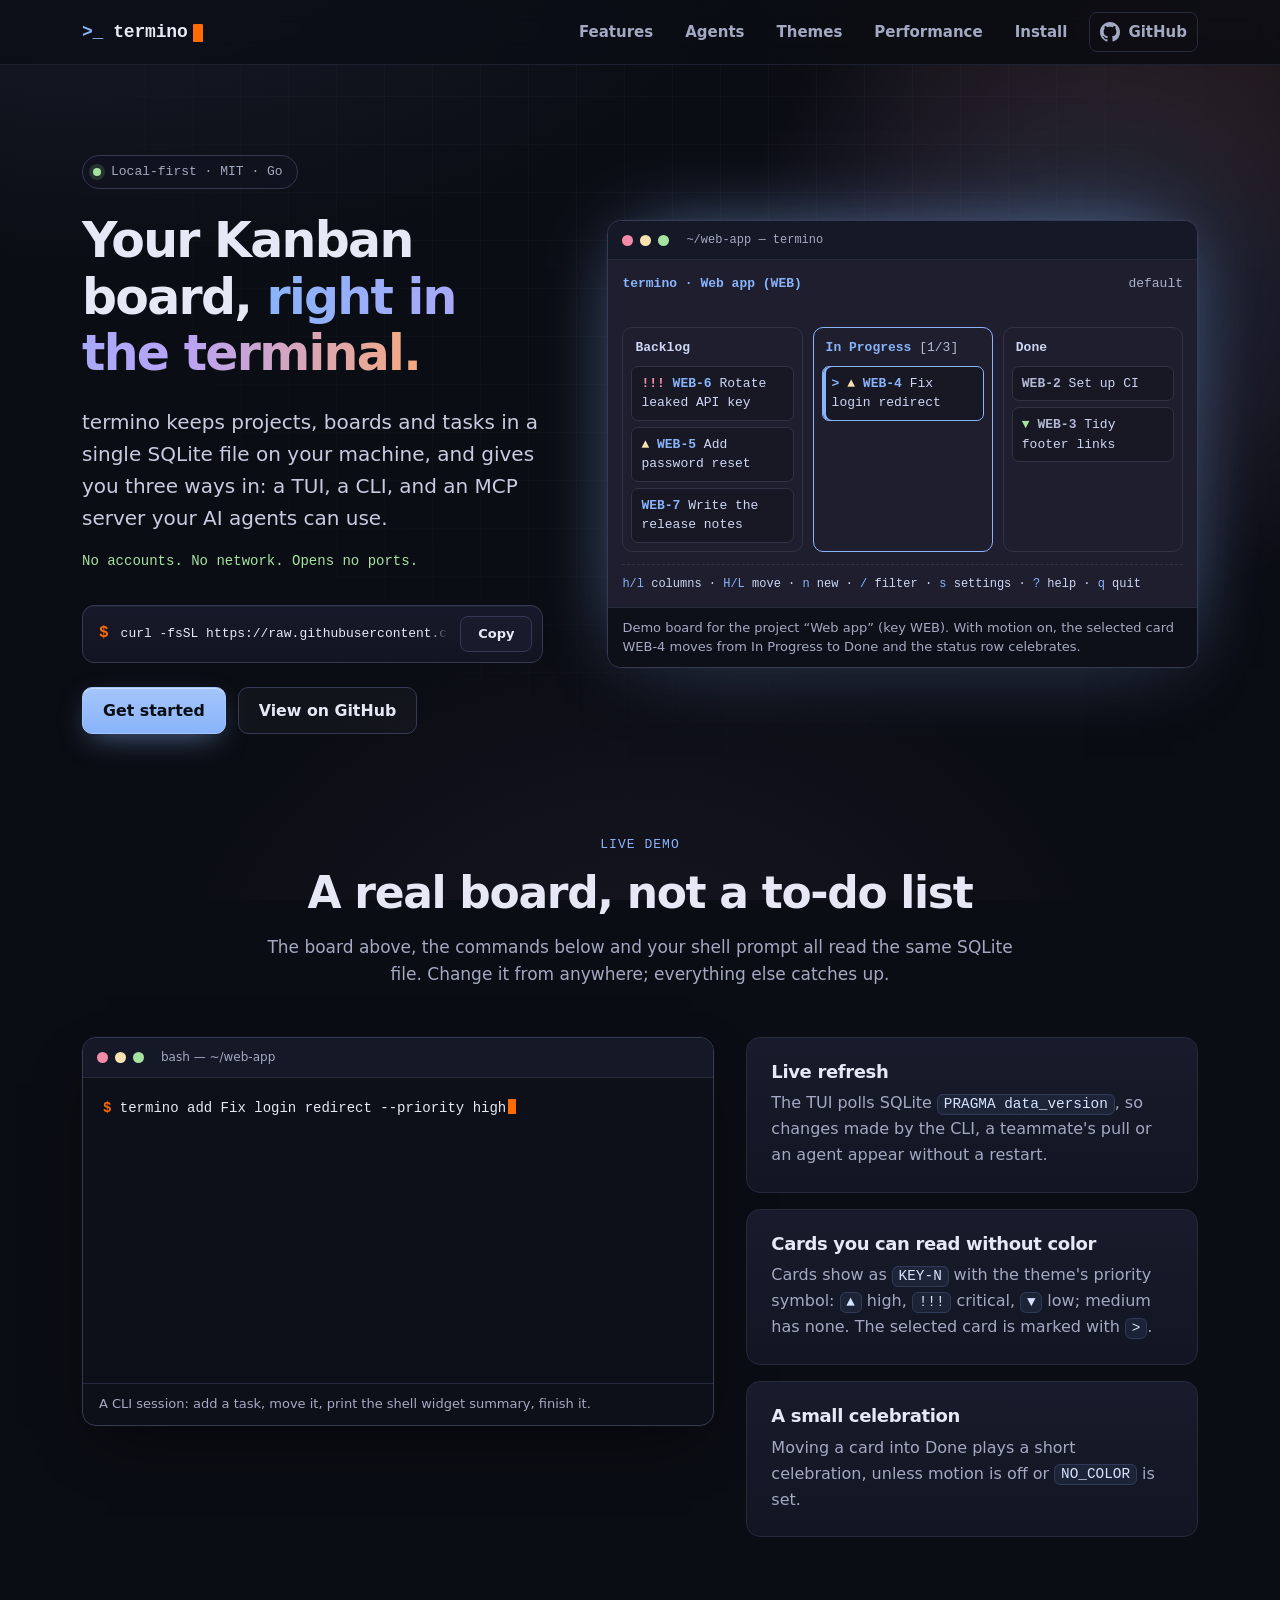
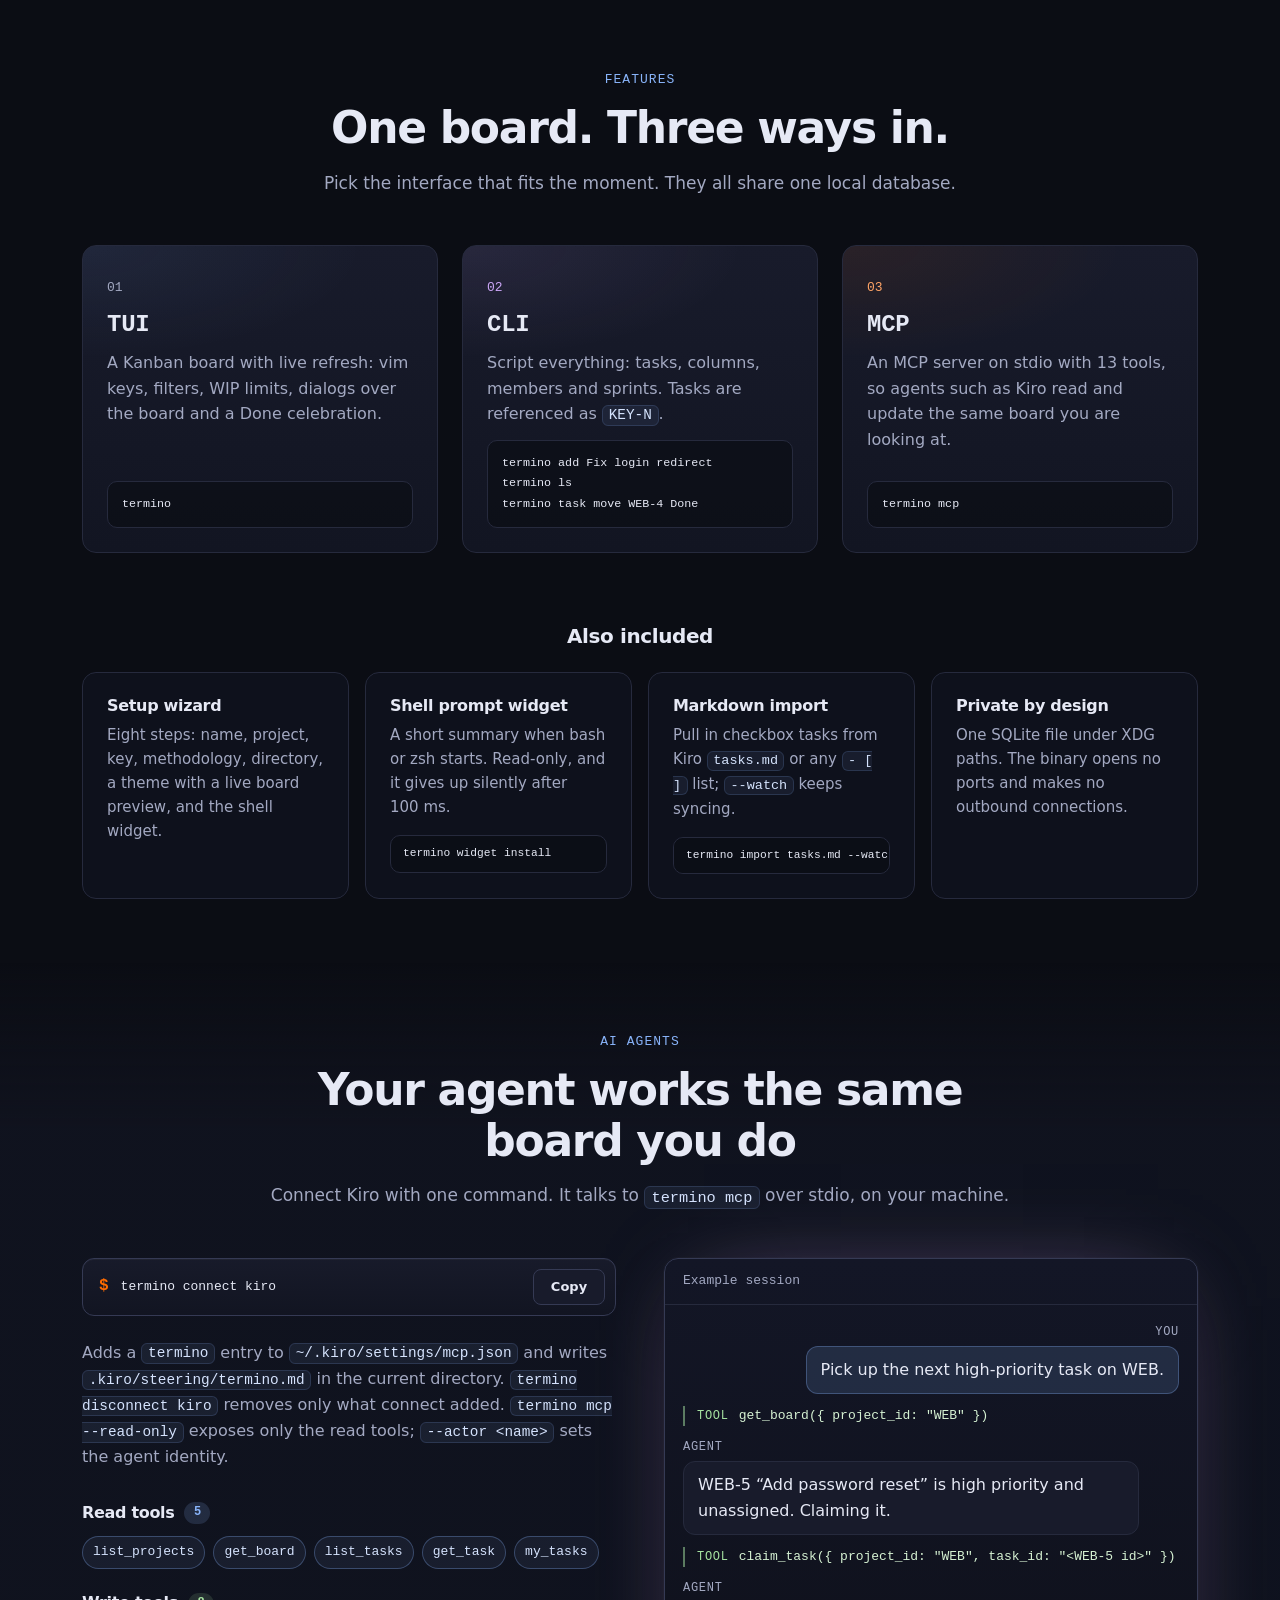
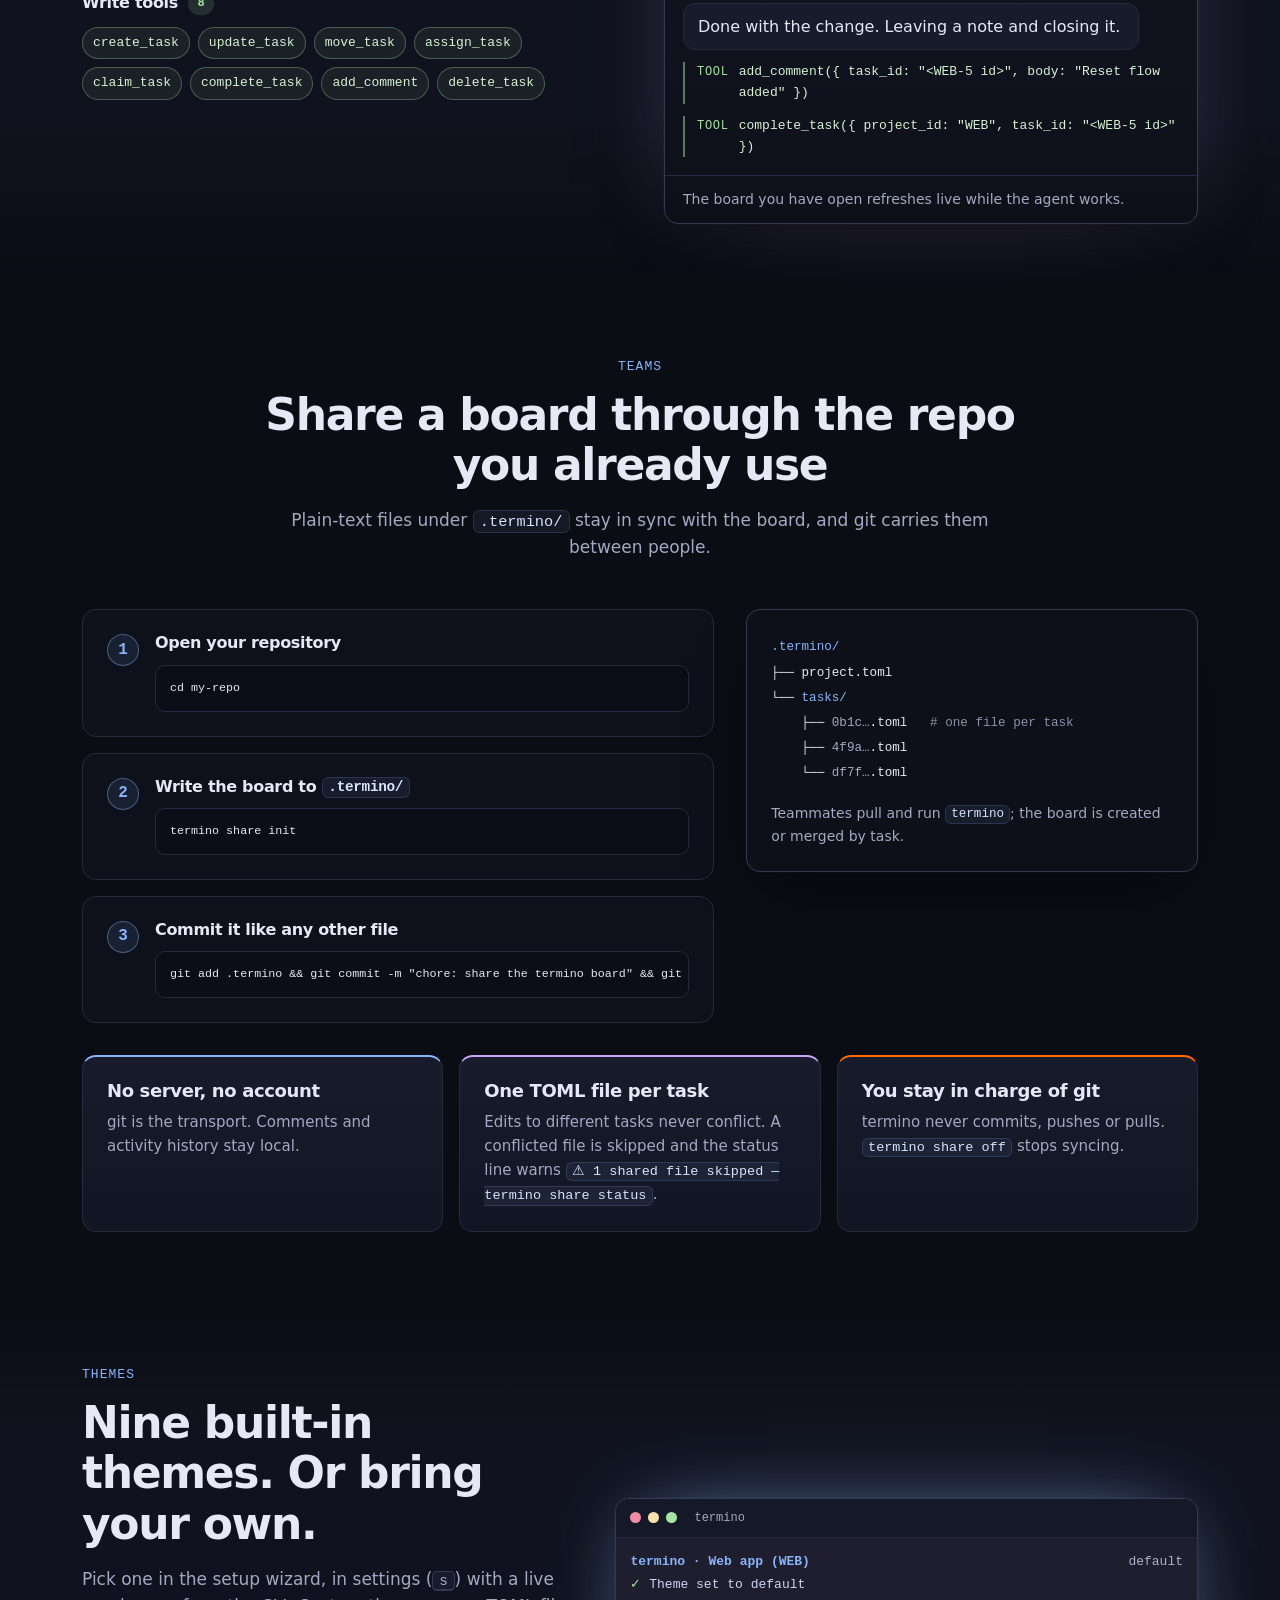
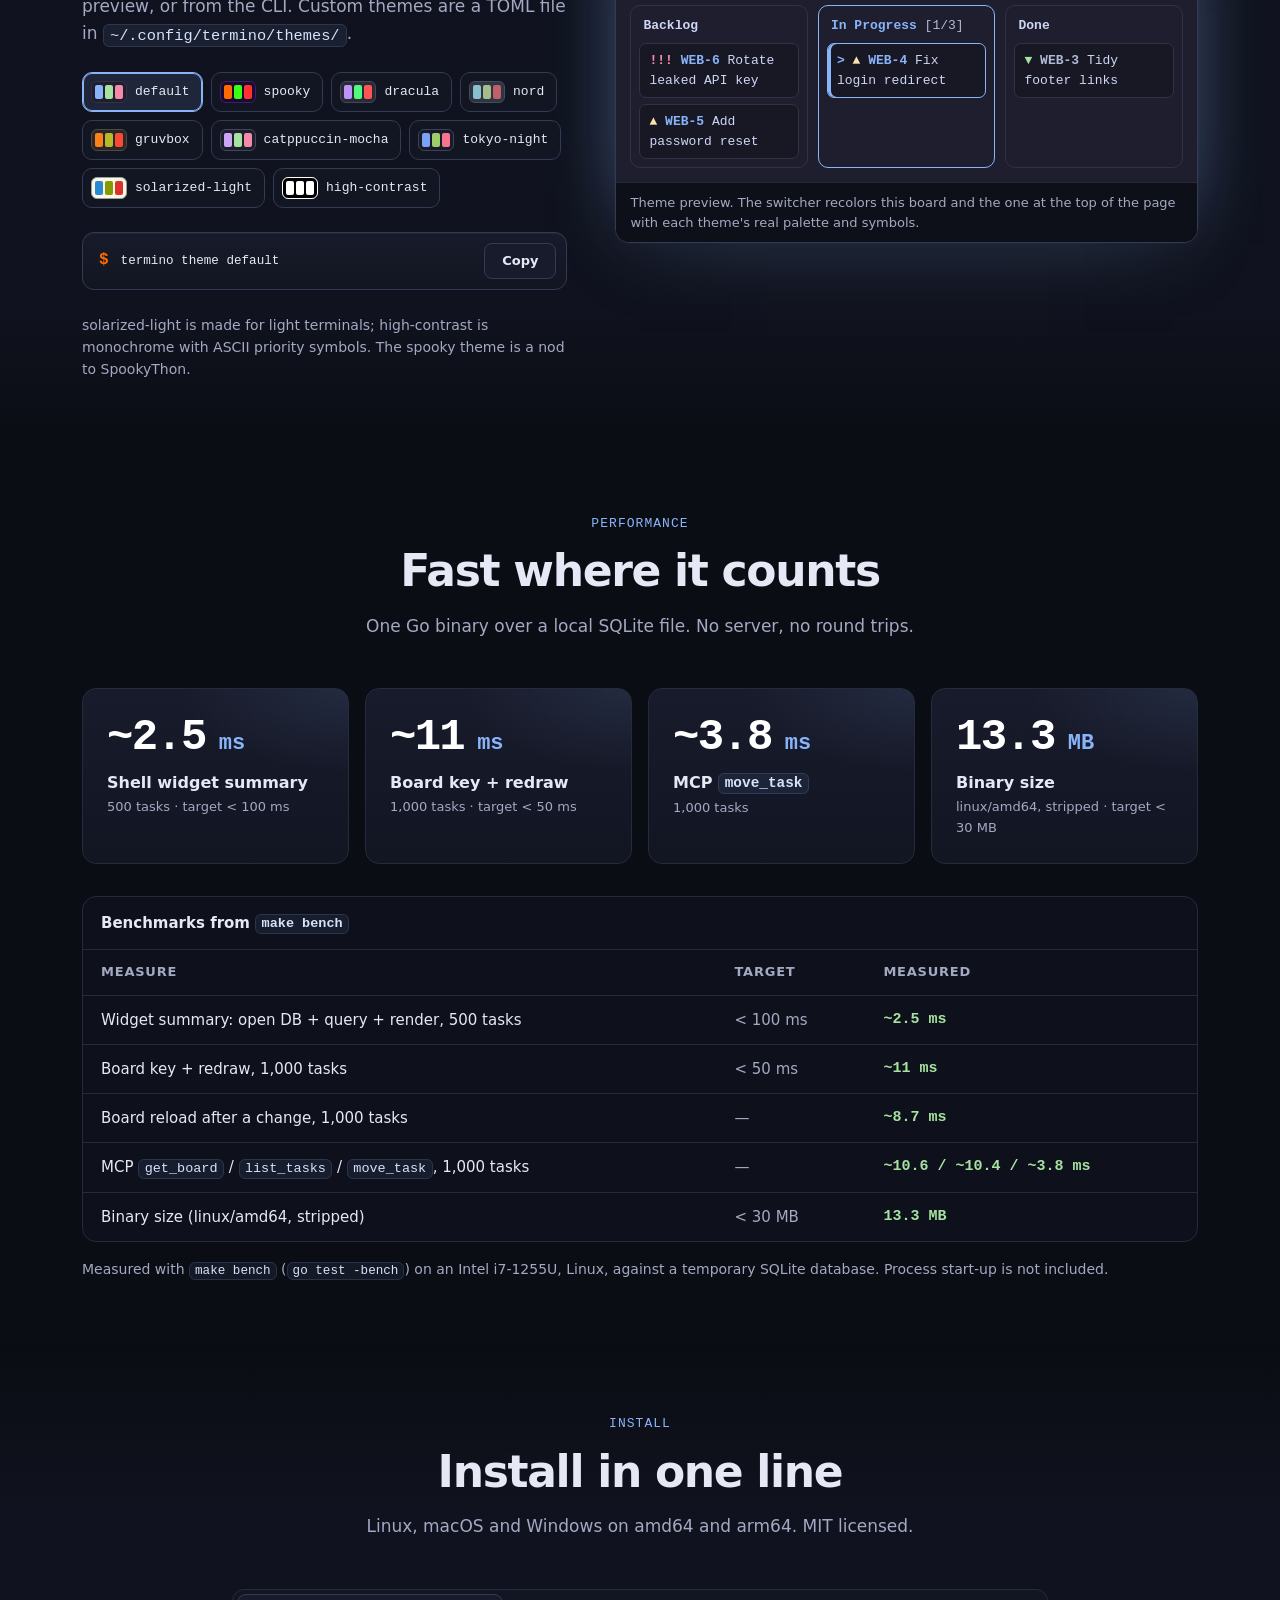
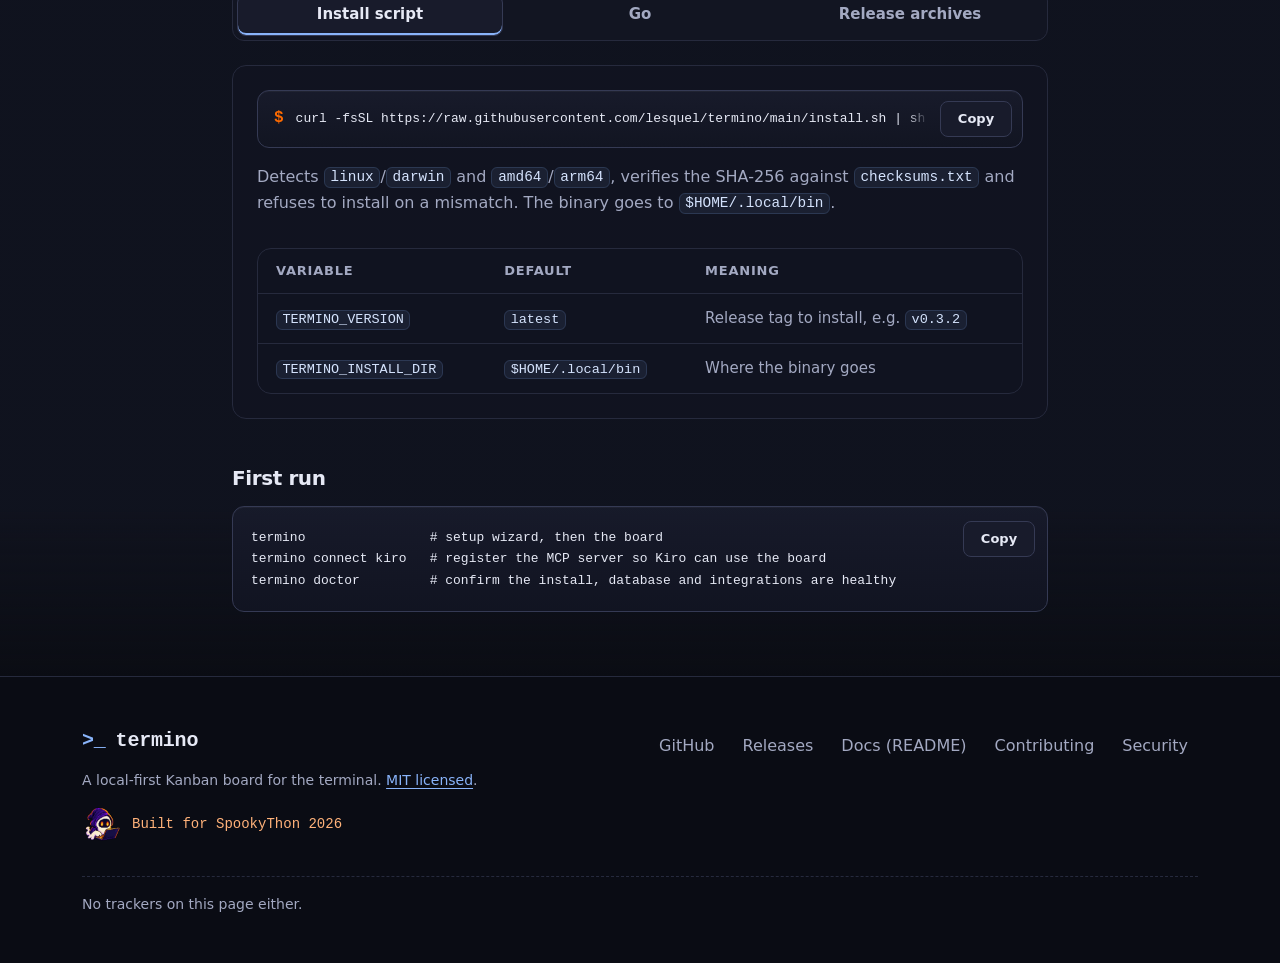
<file: site/index.html>
<!DOCTYPE html>
<html lang="en">
<head>
  <meta charset="utf-8">
  <meta name="viewport" content="width=device-width, initial-scale=1">
  <title>termino — a local-first Kanban board for your terminal</title>
  <meta name="description" content="termino keeps projects, boards and tasks in a single SQLite file on your machine. A TUI, a CLI and an MCP server for AI agents. No accounts, no network, no open ports.">
  <meta name="color-scheme" content="dark">
  <meta name="theme-color" content="#0B0D14">
  <meta property="og:title" content="termino — a local-first Kanban board for your terminal">
  <meta property="og:description" content="One SQLite file. Three ways in: a TUI, a CLI and an MCP server your AI agents can use. No accounts, no network.">
  <meta property="og:type" content="website">
  <link rel="icon" type="image/png" href="assets/favicon.png">
  <link rel="stylesheet" href="styles.css">
  <script src="script.js" defer></script>
</head>
<body>
  <a class="skip" href="#main">Skip to content</a>

  <header class="site-header">
    <div class="container site-header__inner">
      <a class="wordmark" href="#top" aria-label="termino, back to top">
        <span class="wordmark__prompt" aria-hidden="true">&gt;_</span>termino<span class="wordmark__cursor" aria-hidden="true"></span>
      </a>
      <nav aria-label="Primary">
        <ul class="nav">
          <li class="nav__wide"><a href="#features">Features</a></li>
          <li class="nav__wide"><a href="#agents">Agents</a></li>
          <li class="nav__wide"><a href="#themes">Themes</a></li>
          <li class="nav__wide"><a href="#performance">Performance</a></li>
          <li><a href="#install">Install</a></li>
          <li>
            <a class="nav__gh" href="https://github.com/lesquel/termino" aria-label="termino on GitHub">
              <svg viewBox="0 0 16 16" width="20" height="20" aria-hidden="true" focusable="false"><path fill="currentColor" d="M8 0C3.58 0 0 3.58 0 8c0 3.54 2.29 6.53 5.47 7.59.4.07.55-.17.55-.38 0-.19-.01-.82-.01-1.49-2.01.37-2.53-.49-2.69-.94-.09-.23-.48-.94-.82-1.13-.28-.15-.68-.52-.01-.53.63-.01 1.08.58 1.23.82.72 1.21 1.87.87 2.33.66.07-.52.28-.87.51-1.07-1.78-.2-3.64-.89-3.64-3.95 0-.87.31-1.59.82-2.15-.08-.2-.36-1.02.08-2.12 0 0 .67-.21 2.2.82.64-.18 1.32-.27 2-.27.68 0 1.36.09 2 .27 1.53-1.04 2.2-.82 2.2-.82.44 1.1.16 1.92.08 2.12.51.56.82 1.27.82 2.15 0 3.07-1.87 3.75-3.65 3.95.29.25.54.73.54 1.48 0 1.07-.01 1.93-.01 2.2 0 .21.15.46.55.38A8.013 8.013 0 0 0 16 8c0-4.42-3.58-8-8-8z"/></svg>
              <span class="nav__gh-text">GitHub</span>
            </a>
          </li>
        </ul>
      </nav>
    </div>
  </header>

  <main id="main">
    <!-- 1. Hero -->
    <section id="top" class="hero" aria-labelledby="hero-title">
      <div class="container hero__grid">
        <div class="hero__copy">
          <p class="eyebrow"><span class="eyebrow__dot" aria-hidden="true"></span>Local-first · MIT · Go</p>
          <h1 id="hero-title">Your Kanban board, <span class="grad">right in the terminal.</span></h1>
          <p class="lede">termino keeps projects, boards and tasks in a single SQLite file on your machine, and gives you three ways in: a TUI, a CLI, and an MCP server your AI agents can use.</p>
          <p class="trust">No accounts. No network. Opens no ports.</p>

          <div class="cmd" data-label="Install">
            <span class="cmd__prompt" aria-hidden="true">$</span>
            <pre class="cmd__pre"><code id="cmd-hero">curl -fsSL https://raw.githubusercontent.com/lesquel/termino/main/install.sh | sh</code></pre>
            <button type="button" class="copy" data-copy-target="cmd-hero" aria-label="Copy install command" hidden>Copy</button>
          </div>

          <div class="cta">
            <a class="btn btn--primary" href="#install">Get started</a>
            <a class="btn btn--ghost" href="https://github.com/lesquel/termino">View on GitHub</a>
          </div>
        </div>

        <figure class="tui tui--hero" data-theme="default" data-border="rounded" aria-labelledby="board-caption">
          <div class="tui__chrome" aria-hidden="true">
            <span class="tui__dot"></span><span class="tui__dot"></span><span class="tui__dot"></span>
            <span class="tui__wintitle">~/web-app — termino</span>
          </div>
          <div class="tui__screen">
            <p class="tui__header"><span class="tui__brand">termino · Web app (WEB)</span><span class="tui__theme-name" data-theme-name>default</span></p>
            <p class="tui__status" data-status aria-live="off">&nbsp;</p>
            <div class="tui__cols" tabindex="0" role="group" aria-label="Board columns, scrollable">
              <div role="group" class="col" aria-label="Backlog">
                <p class="col__name">Backlog</p>
                <ul class="col__list">
                  <li class="card"><span class="sym sym--critical" data-sym="critical">!!!</span> <span class="card__ref">WEB-6</span> Rotate leaked API key</li>
                  <li class="card"><span class="sym sym--high" data-sym="high">▲</span> <span class="card__ref">WEB-5</span> Add password reset</li>
                  <li class="card"><span class="card__ref">WEB-7</span> Write the release notes</li>
                </ul>
              </div>
              <div role="group" class="col col--active" aria-label="In Progress" data-col="progress">
                <p class="col__name">In Progress <span class="col__wip" data-wip>[1/3]</span></p>
                <ul class="col__list">
                  <li class="card card--selected" data-card="WEB-4"><span class="card__sel" aria-hidden="true">&gt;</span><span class="visually-hidden">Selected:</span> <span class="sym sym--high" data-sym="high">▲</span> <span class="card__ref">WEB-4</span> Fix login redirect</li>
                </ul>
              </div>
              <div role="group" class="col col--done" aria-label="Done" data-col="done">
                <p class="col__name">Done</p>
                <ul class="col__list">
                  <li class="card"><span class="card__ref">WEB-2</span> Set up CI</li>
                  <li class="card"><span class="sym sym--low" data-sym="low">▼</span> <span class="card__ref">WEB-3</span> Tidy footer links</li>
                </ul>
                <span class="sparkle" aria-hidden="true"><img src="assets/ghost.webp" alt="" width="48" height="48"></span>
              </div>
            </div>
            <p class="tui__footer" aria-hidden="true"><kbd>h/l</kbd> columns · <kbd>H/L</kbd> move · <kbd>n</kbd> new · <kbd>/</kbd> filter · <kbd>s</kbd> settings · <kbd>?</kbd> help · <kbd>q</kbd> quit</p>
          </div>
          <figcaption id="board-caption" class="tui__caption">Demo board for the project “Web app” (key WEB). With motion on, the selected card WEB-4 moves from In Progress to Done and the status row celebrates.</figcaption>
        </figure>
      </div>
    </section>

    <!-- 2. Demo: CLI + widget -->
    <section id="demo" class="section" aria-labelledby="demo-title">
      <div class="container">
        <header class="section__head">
          <p class="kicker">Live demo</p>
          <h2 id="demo-title">A real board, not a to-do list</h2>
          <p class="section__lede">The board above, the commands below and your shell prompt all read the same SQLite file. Change it from anywhere; everything else catches up.</p>
        </header>
        <div class="demo-grid">
          <figure class="term-window">
            <div class="term-window__bar" aria-hidden="true"><span class="tui__dot"></span><span class="tui__dot"></span><span class="tui__dot"></span><span class="term-window__title">bash — ~/web-app</span></div>
<pre class="term" data-typing><span class="ln ln--cmd"><span class="ps">$</span> termino add Fix login redirect --priority high</span>
<span class="ln ln--cmd"><span class="ps">$</span> termino task move WEB-4 "In Progress"</span>
<span class="ln ln--cmd"><span class="ps">$</span> termino widget</span>
<span class="ln ln--out ln--strong">Web app (WEB)</span>
<span class="ln ln--out">Backlog 3 · In Progress 1 · Done 2</span>
<span class="ln ln--out ln--strong">In progress</span>
<span class="ln ln--out">  <span class="c-accent">WEB-4</span>  Fix login redirect</span>
<span class="ln ln--out ln--strong">My tasks</span>
<span class="ln ln--out">  <span class="c-accent">WEB-7</span>  Write the release notes · 2d</span>
<span class="ln ln--out c-muted">→ termino board</span>
<span class="ln ln--cmd"><span class="ps">$</span> termino task done WEB-4</span></pre>
            <figcaption class="term-window__cap">A CLI session: add a task, move it, print the shell widget summary, finish it.</figcaption>
          </figure>
          <div class="demo-notes">
            <article class="note">
              <h3>Live refresh</h3>
              <p>The TUI polls SQLite <code>PRAGMA data_version</code>, so changes made by the CLI, a teammate's pull or an agent appear without a restart.</p>
            </article>
            <article class="note">
              <h3>Cards you can read without color</h3>
              <p>Cards show as <code>KEY-N</code> with the theme's priority symbol: <code>▲</code> high, <code>!!!</code> critical, <code>▼</code> low; medium has none. The selected card is marked with <code>&gt;</code>.</p>
            </article>
            <article class="note">
              <h3>A small celebration</h3>
              <p>Moving a card into Done plays a short celebration, unless motion is off or <code>NO_COLOR</code> is set.</p>
            </article>
          </div>
        </div>
      </div>
    </section>

    <!-- 3. Three ways in -->
    <section id="features" class="section" aria-labelledby="features-title">
      <div class="container">
        <header class="section__head">
          <p class="kicker">Features</p>
          <h2 id="features-title">One board. Three ways in.</h2>
          <p class="section__lede">Pick the interface that fits the moment. They all share one local database.</p>
        </header>
        <div class="ways">
          <article class="way">
            <p class="way__tag" aria-hidden="true">01</p>
            <h3>TUI</h3>
            <p>A Kanban board with live refresh: vim keys, filters, WIP limits, dialogs over the board and a Done celebration.</p>
            <pre class="snip"><code>termino</code></pre>
          </article>
          <article class="way">
            <p class="way__tag" aria-hidden="true">02</p>
            <h3>CLI</h3>
            <p>Script everything: tasks, columns, members and sprints. Tasks are referenced as <code>KEY-N</code>.</p>
            <pre class="snip"><code>termino add Fix login redirect
termino ls
termino task move WEB-4 Done</code></pre>
          </article>
          <article class="way">
            <p class="way__tag" aria-hidden="true">03</p>
            <h3>MCP</h3>
            <p>An MCP server on stdio with 13 tools, so agents such as Kiro read and update the same board you are looking at.</p>
            <pre class="snip"><code>termino mcp</code></pre>
          </article>
        </div>

        <h3 class="strip__title">Also included</h3>
        <ul class="also">
          <li class="also__item">
            <h4>Setup wizard</h4>
            <p>Eight steps: name, project, key, methodology, directory, a theme with a live board preview, and the shell widget.</p>
          </li>
          <li class="also__item">
            <h4>Shell prompt widget</h4>
            <p>A short summary when bash or zsh starts. Read-only, and it gives up silently after 100&nbsp;ms.</p>
            <pre class="snip snip--sm"><code>termino widget install</code></pre>
          </li>
          <li class="also__item">
            <h4>Markdown import</h4>
            <p>Pull in checkbox tasks from Kiro <code>tasks.md</code> or any <code>- [ ]</code> list; <code>--watch</code> keeps syncing.</p>
            <pre class="snip snip--sm"><code>termino import tasks.md --watch</code></pre>
          </li>
          <li class="also__item">
            <h4>Private by design</h4>
            <p>One SQLite file under XDG paths. The binary opens no ports and makes no outbound connections.</p>
          </li>
        </ul>
      </div>
    </section>

    <!-- 4. AI agents -->
    <section id="agents" class="section section--alt" aria-labelledby="agents-title">
      <div class="container">
        <header class="section__head">
          <p class="kicker">AI agents</p>
          <h2 id="agents-title">Your agent works the same board you do</h2>
          <p class="section__lede">Connect Kiro with one command. It talks to <code>termino mcp</code> over stdio, on your machine.</p>
        </header>
        <div class="agents-grid">
          <div class="agents__left">
            <div class="cmd">
              <span class="cmd__prompt" aria-hidden="true">$</span>
              <pre class="cmd__pre"><code id="cmd-connect">termino connect kiro</code></pre>
              <button type="button" class="copy" data-copy-target="cmd-connect" aria-label="Copy connect command" hidden>Copy</button>
            </div>
            <p class="muted-p">Adds a <code>termino</code> entry to <code>~/.kiro/settings/mcp.json</code> and writes <code>.kiro/steering/termino.md</code> in the current directory. <code>termino disconnect kiro</code> removes only what connect added. <code>termino mcp --read-only</code> exposes only the read tools; <code>--actor &lt;name&gt;</code> sets the agent identity.</p>

            <div class="tools">
              <div class="tools__group">
                <h3>Read tools <span class="count">5</span></h3>
                <ul class="chips">
                  <li class="chip">list_projects</li>
                  <li class="chip">get_board</li>
                  <li class="chip">list_tasks</li>
                  <li class="chip">get_task</li>
                  <li class="chip">my_tasks</li>
                </ul>
              </div>
              <div class="tools__group">
                <h3>Write tools <span class="count count--w">8</span></h3>
                <ul class="chips chips--write">
                  <li class="chip">create_task</li>
                  <li class="chip">update_task</li>
                  <li class="chip">move_task</li>
                  <li class="chip">assign_task</li>
                  <li class="chip">claim_task</li>
                  <li class="chip">complete_task</li>
                  <li class="chip">add_comment</li>
                  <li class="chip">delete_task</li>
                </ul>
              </div>
            </div>
          </div>

          <figure class="chat-window">
            <figcaption class="chat-window__title">Example session</figcaption>
            <ol class="chat">
              <li class="msg msg--user"><span class="msg__who">You</span><p>Pick up the next high-priority task on WEB.</p></li>
              <li class="msg msg--tool"><span class="msg__who">tool</span><code>get_board({ project_id: "WEB" })</code></li>
              <li class="msg msg--agent"><span class="msg__who">Agent</span><p>WEB-5 “Add password reset” is high priority and unassigned. Claiming it.</p></li>
              <li class="msg msg--tool"><span class="msg__who">tool</span><code>claim_task({ project_id: "WEB", task_id: "&lt;WEB-5 id&gt;" })</code></li>
              <li class="msg msg--agent"><span class="msg__who">Agent</span><p>Done with the change. Leaving a note and closing it.</p></li>
              <li class="msg msg--tool"><span class="msg__who">tool</span><code>add_comment({ task_id: "&lt;WEB-5 id&gt;", body: "Reset flow added" })</code></li>
              <li class="msg msg--tool"><span class="msg__who">tool</span><code>complete_task({ project_id: "WEB", task_id: "&lt;WEB-5 id&gt;" })</code></li>
            </ol>
            <p class="chat-window__note">The board you have open refreshes live while the agent works.</p>
          </figure>
        </div>
      </div>
    </section>

    <!-- 5. Share via git -->
    <section id="share" class="section" aria-labelledby="share-title">
      <div class="container">
        <header class="section__head">
          <p class="kicker">Teams</p>
          <h2 id="share-title">Share a board through the repo you already use</h2>
          <p class="section__lede">Plain-text files under <code>.termino/</code> stay in sync with the board, and git carries them between people.</p>
        </header>
        <div class="share-grid">
          <ol class="steps">
            <li class="step">
              <span class="step__n" aria-hidden="true">1</span>
              <div><h3>Open your repository</h3><pre class="snip"><code>cd my-repo</code></pre></div>
            </li>
            <li class="step">
              <span class="step__n" aria-hidden="true">2</span>
              <div><h3>Write the board to <code>.termino/</code></h3><pre class="snip"><code>termino share init</code></pre></div>
            </li>
            <li class="step">
              <span class="step__n" aria-hidden="true">3</span>
              <div><h3>Commit it like any other file</h3><pre class="snip"><code>git add .termino &amp;&amp; git commit -m "chore: share the termino board" &amp;&amp; git push</code></pre></div>
            </li>
          </ol>
          <figure class="tree">
<pre><code><span class="c-accent">.termino/</span>
├── project.toml
└── <span class="c-accent">tasks/</span>
    ├── <span class="c-muted">0b1c…</span>.toml   <span class="c-dim"># one file per task</span>
    ├── <span class="c-muted">4f9a…</span>.toml
    └── <span class="c-muted">df7f…</span>.toml</code></pre>
            <figcaption>Teammates pull and run <code>termino</code>; the board is created or merged by task.</figcaption>
          </figure>
        </div>
        <ul class="facts">
          <li class="fact"><h3>No server, no account</h3><p>git is the transport. Comments and activity history stay local.</p></li>
          <li class="fact"><h3>One TOML file per task</h3><p>Edits to different tasks never conflict. A conflicted file is skipped and the status line warns <code>⚠ 1 shared file skipped — termino share status</code>.</p></li>
          <li class="fact"><h3>You stay in charge of git</h3><p>termino never commits, pushes or pulls. <code>termino share off</code> stops syncing.</p></li>
        </ul>
      </div>
    </section>

    <!-- 6. Themes -->
    <section id="themes" class="section section--alt" aria-labelledby="themes-title">
      <div class="container themes-grid">
        <div class="themes__copy">
          <header class="section__head section__head--left">
            <p class="kicker">Themes</p>
            <h2 id="themes-title">Nine built-in themes. Or bring your own.</h2>
            <p class="section__lede">Pick one in the setup wizard, in settings (<kbd>s</kbd>) with a live preview, or from the CLI. Custom themes are a TOML file in <code>~/.config/termino/themes/</code>.</p>
          </header>

          <fieldset class="switcher" data-switcher hidden>
            <legend class="visually-hidden">Board theme</legend>
            <label class="opt-wrap"><input type="radio" name="board-theme" value="default" checked><span class="opt"><span class="swatch" data-theme="default" aria-hidden="true"><i></i><i></i><i></i></span>default</span></label>
            <label class="opt-wrap"><input type="radio" name="board-theme" value="spooky"><span class="opt"><span class="swatch" data-theme="spooky" aria-hidden="true"><i></i><i></i><i></i></span>spooky</span></label>
            <label class="opt-wrap"><input type="radio" name="board-theme" value="dracula"><span class="opt"><span class="swatch" data-theme="dracula" aria-hidden="true"><i></i><i></i><i></i></span>dracula</span></label>
            <label class="opt-wrap"><input type="radio" name="board-theme" value="nord"><span class="opt"><span class="swatch" data-theme="nord" aria-hidden="true"><i></i><i></i><i></i></span>nord</span></label>
            <label class="opt-wrap"><input type="radio" name="board-theme" value="gruvbox"><span class="opt"><span class="swatch" data-theme="gruvbox" aria-hidden="true"><i></i><i></i><i></i></span>gruvbox</span></label>
            <label class="opt-wrap"><input type="radio" name="board-theme" value="catppuccin-mocha"><span class="opt"><span class="swatch" data-theme="catppuccin-mocha" aria-hidden="true"><i></i><i></i><i></i></span>catppuccin-mocha</span></label>
            <label class="opt-wrap"><input type="radio" name="board-theme" value="tokyo-night"><span class="opt"><span class="swatch" data-theme="tokyo-night" aria-hidden="true"><i></i><i></i><i></i></span>tokyo-night</span></label>
            <label class="opt-wrap"><input type="radio" name="board-theme" value="solarized-light"><span class="opt"><span class="swatch" data-theme="solarized-light" aria-hidden="true"><i></i><i></i><i></i></span>solarized-light</span></label>
            <label class="opt-wrap"><input type="radio" name="board-theme" value="high-contrast"><span class="opt"><span class="swatch" data-theme="high-contrast" aria-hidden="true"><i></i><i></i><i></i></span>high-contrast</span></label>
          </fieldset>

          <ul class="theme-static" data-theme-static>
            <li><span class="swatch" data-theme="default" aria-hidden="true"><i></i><i></i><i></i></span>default</li>
            <li><span class="swatch" data-theme="spooky" aria-hidden="true"><i></i><i></i><i></i></span>spooky</li>
            <li><span class="swatch" data-theme="dracula" aria-hidden="true"><i></i><i></i><i></i></span>dracula</li>
            <li><span class="swatch" data-theme="nord" aria-hidden="true"><i></i><i></i><i></i></span>nord</li>
            <li><span class="swatch" data-theme="gruvbox" aria-hidden="true"><i></i><i></i><i></i></span>gruvbox</li>
            <li><span class="swatch" data-theme="catppuccin-mocha" aria-hidden="true"><i></i><i></i><i></i></span>catppuccin-mocha</li>
            <li><span class="swatch" data-theme="tokyo-night" aria-hidden="true"><i></i><i></i><i></i></span>tokyo-night</li>
            <li><span class="swatch" data-theme="solarized-light" aria-hidden="true"><i></i><i></i><i></i></span>solarized-light</li>
            <li><span class="swatch" data-theme="high-contrast" aria-hidden="true"><i></i><i></i><i></i></span>high-contrast</li>
          </ul>

          <div class="cmd cmd--sm">
            <span class="cmd__prompt" aria-hidden="true">$</span>
            <pre class="cmd__pre"><code id="cmd-theme" data-theme-cmd>termino theme default</code></pre>
            <button type="button" class="copy" data-copy-target="cmd-theme" aria-label="Copy theme command" hidden>Copy</button>
          </div>
          <p class="muted-p small">solarized-light is made for light terminals; high-contrast is monochrome with ASCII priority symbols. The spooky theme is a nod to SpookyThon.</p>
        </div>

        <figure class="tui tui--compact" data-theme="default" data-border="rounded" aria-labelledby="themes-caption">
          <div class="tui__chrome" aria-hidden="true">
            <span class="tui__dot"></span><span class="tui__dot"></span><span class="tui__dot"></span>
            <span class="tui__wintitle">termino</span>
          </div>
          <div class="tui__screen">
            <p class="tui__header"><span class="tui__brand">termino · Web app (WEB)</span><span class="tui__theme-name" data-theme-name>default</span></p>
            <p class="tui__status" data-theme-status aria-live="off"><span class="c-ok">✓</span> Theme set to <span data-theme-name>default</span></p>
            <div class="tui__cols" tabindex="0" role="group" aria-label="Preview board columns, scrollable">
              <div role="group" class="col" aria-label="Backlog">
                <p class="col__name">Backlog</p>
                <ul class="col__list">
                  <li class="card"><span class="sym sym--critical" data-sym="critical">!!!</span> <span class="card__ref">WEB-6</span> Rotate leaked API key</li>
                  <li class="card"><span class="sym sym--high" data-sym="high">▲</span> <span class="card__ref">WEB-5</span> Add password reset</li>
                </ul>
              </div>
              <div role="group" class="col col--active" aria-label="In Progress">
                <p class="col__name">In Progress <span class="col__wip">[1/3]</span></p>
                <ul class="col__list">
                  <li class="card card--selected"><span class="card__sel" aria-hidden="true">&gt;</span><span class="visually-hidden">Selected:</span> <span class="sym sym--high" data-sym="high">▲</span> <span class="card__ref">WEB-4</span> Fix login redirect</li>
                </ul>
              </div>
              <div role="group" class="col col--done" aria-label="Done">
                <p class="col__name">Done</p>
                <ul class="col__list">
                  <li class="card"><span class="sym sym--low" data-sym="low">▼</span> <span class="card__ref">WEB-3</span> Tidy footer links</li>
                </ul>
              </div>
            </div>
          </div>
          <figcaption id="themes-caption" class="tui__caption">Theme preview. The switcher recolors this board and the one at the top of the page with each theme's real palette and symbols.</figcaption>
        </figure>
      </div>
    </section>

    <!-- 7. Performance -->
    <section id="performance" class="section" aria-labelledby="perf-title">
      <div class="container">
        <header class="section__head">
          <p class="kicker">Performance</p>
          <h2 id="perf-title">Fast where it counts</h2>
          <p class="section__lede">One Go binary over a local SQLite file. No server, no round trips.</p>
        </header>
        <ul class="stats">
          <li class="stat"><p class="stat__num">~2.5<span> ms</span></p><p class="stat__label">Shell widget summary</p><p class="stat__meta">500 tasks · target &lt; 100 ms</p></li>
          <li class="stat"><p class="stat__num">~11<span> ms</span></p><p class="stat__label">Board key + redraw</p><p class="stat__meta">1,000 tasks · target &lt; 50 ms</p></li>
          <li class="stat"><p class="stat__num">~3.8<span> ms</span></p><p class="stat__label">MCP <code>move_task</code></p><p class="stat__meta">1,000 tasks</p></li>
          <li class="stat"><p class="stat__num">13.3<span> MB</span></p><p class="stat__label">Binary size</p><p class="stat__meta">linux/amd64, stripped · target &lt; 30 MB</p></li>
        </ul>
        <!-- A scroll wrapper, not a document section: a labelled region with no heading is the precise role. -->
        <!-- [html-validate-disable-next prefer-native-element] -->
        <div class="table-wrap" role="region" tabindex="0" aria-label="Benchmark results, scrollable">
          <table class="perf">
            <caption>Benchmarks from <code>make bench</code></caption>
            <thead>
              <tr><th scope="col">Measure</th><th scope="col">Target</th><th scope="col">Measured</th></tr>
            </thead>
            <tbody>
              <tr><th scope="row">Widget summary: open DB + query + render, 500 tasks</th><td>&lt; 100 ms</td><td class="num">~2.5 ms</td></tr>
              <tr><th scope="row">Board key + redraw, 1,000 tasks</th><td>&lt; 50 ms</td><td class="num">~11 ms</td></tr>
              <tr><th scope="row">Board reload after a change, 1,000 tasks</th><td>—</td><td class="num">~8.7 ms</td></tr>
              <tr><th scope="row">MCP <code>get_board</code> / <code>list_tasks</code> / <code>move_task</code>, 1,000 tasks</th><td>—</td><td class="num">~10.6 / ~10.4 / ~3.8 ms</td></tr>
              <tr><th scope="row">Binary size (linux/amd64, stripped)</th><td>&lt; 30 MB</td><td class="num">13.3 MB</td></tr>
            </tbody>
          </table>
        </div>
        <p class="footnote">Measured with <code>make bench</code> (<code>go test -bench</code>) on an Intel i7-1255U, Linux, against a temporary SQLite database. Process start-up is not included.</p>
      </div>
    </section>

    <!-- 8. Install -->
    <section id="install" class="section section--alt" aria-labelledby="install-title">
      <div class="container container--narrow">
        <header class="section__head">
          <p class="kicker">Install</p>
          <h2 id="install-title">Install in one line</h2>
          <p class="section__lede">Linux, macOS and Windows on amd64 and arm64. MIT licensed.</p>
        </header>

        <div class="tabs" data-tabs>
          <div class="tabs__list" role="tablist" aria-label="Install method" hidden>
            <button type="button" role="tab" id="tab-script" aria-controls="panel-script" aria-selected="true" tabindex="0">Install script</button>
            <button type="button" role="tab" id="tab-go" aria-controls="panel-go" aria-selected="false" tabindex="-1">Go</button>
            <button type="button" role="tab" id="tab-releases" aria-controls="panel-releases" aria-selected="false" tabindex="-1">Release archives</button>
          </div>

          <div class="tabs__panel" role="tabpanel" id="panel-script" aria-labelledby="tab-script" tabindex="0">
            <h3 class="tabs__heading">Install script (Linux, macOS)</h3>
            <div class="cmd">
              <span class="cmd__prompt" aria-hidden="true">$</span>
              <pre class="cmd__pre"><code id="cmd-script">curl -fsSL https://raw.githubusercontent.com/lesquel/termino/main/install.sh | sh</code></pre>
              <button type="button" class="copy" data-copy-target="cmd-script" aria-label="Copy install script command" hidden>Copy</button>
            </div>
            <p>Detects <code>linux</code>/<code>darwin</code> and <code>amd64</code>/<code>arm64</code>, verifies the SHA-256 against <code>checksums.txt</code> and refuses to install on a mismatch. The binary goes to <code>$HOME/.local/bin</code>.</p>
            <div class="table-wrap table-wrap--plain">
              <table class="vars">
                <caption class="visually-hidden">Install script environment variables</caption>
                <thead><tr><th scope="col">Variable</th><th scope="col">Default</th><th scope="col">Meaning</th></tr></thead>
                <tbody>
                  <tr><th scope="row"><code>TERMINO_VERSION</code></th><td><code>latest</code></td><td>Release tag to install, e.g. <code>v0.3.2</code></td></tr>
                  <tr><th scope="row"><code>TERMINO_INSTALL_DIR</code></th><td><code>$HOME/.local/bin</code></td><td>Where the binary goes</td></tr>
                </tbody>
              </table>
            </div>
          </div>

          <div class="tabs__panel" role="tabpanel" id="panel-go" aria-labelledby="tab-go" tabindex="0">
            <h3 class="tabs__heading">Go</h3>
            <div class="cmd">
              <span class="cmd__prompt" aria-hidden="true">$</span>
              <pre class="cmd__pre"><code id="cmd-go">go install github.com/lesquel/termino/cmd/termino@latest</code></pre>
              <button type="button" class="copy" data-copy-target="cmd-go" aria-label="Copy go install command" hidden>Copy</button>
            </div>
            <p>Requires Go 1.25+. No cgo is needed: the SQLite driver is pure Go.</p>
          </div>

          <div class="tabs__panel" role="tabpanel" id="panel-releases" aria-labelledby="tab-releases" tabindex="0">
            <h3 class="tabs__heading">Release archives</h3>
            <p>Every release publishes archives for linux, darwin and windows on amd64 and arm64, plus <code>checksums.txt</code> with SHA-256 sums. On Windows, download the <code>.zip</code> and put <code>termino.exe</code> on your <code>PATH</code>.</p>
            <p><a class="btn btn--ghost" href="https://github.com/lesquel/termino/releases">Browse releases on GitHub</a></p>
          </div>
        </div>

        <h3 class="firstrun__title">First run</h3>
        <div class="cmd cmd--block">
<pre class="cmd__pre"><code id="cmd-first">termino                # setup wizard, then the board
termino connect kiro   # register the MCP server so Kiro can use the board
termino doctor         # confirm the install, database and integrations are healthy</code></pre>
          <button type="button" class="copy" data-copy-target="cmd-first" aria-label="Copy first run commands" hidden>Copy</button>
        </div>
      </div>
    </section>
  </main>

  <footer class="site-footer">
    <div class="container site-footer__inner">
      <div class="site-footer__brand">
        <p class="wordmark wordmark--footer"><span class="wordmark__prompt" aria-hidden="true">&gt;_</span>termino</p>
        <p class="muted-p small">A local-first Kanban board for the terminal. <a href="https://github.com/lesquel/termino/blob/main/LICENSE">MIT licensed</a>.</p>
        <p class="spooky"><img src="assets/ghost.webp" alt="" width="40" height="40" loading="lazy"> Built for SpookyThon 2026</p>
      </div>
      <nav class="site-footer__nav" aria-label="Footer">
        <ul>
          <li><a href="https://github.com/lesquel/termino">GitHub</a></li>
          <li><a href="https://github.com/lesquel/termino/releases">Releases</a></li>
          <li><a href="https://github.com/lesquel/termino#readme">Docs (README)</a></li>
          <li><a href="https://github.com/lesquel/termino/blob/main/CONTRIBUTING.md">Contributing</a></li>
          <li><a href="https://github.com/lesquel/termino/blob/main/SECURITY.md">Security</a></li>
        </ul>
      </nav>
      <p class="site-footer__note small">No trackers on this page either.</p>
    </div>
  </footer>

  <p id="copy-status" class="visually-hidden" role="status" aria-live="polite"></p>
</body>
</html>
</file>
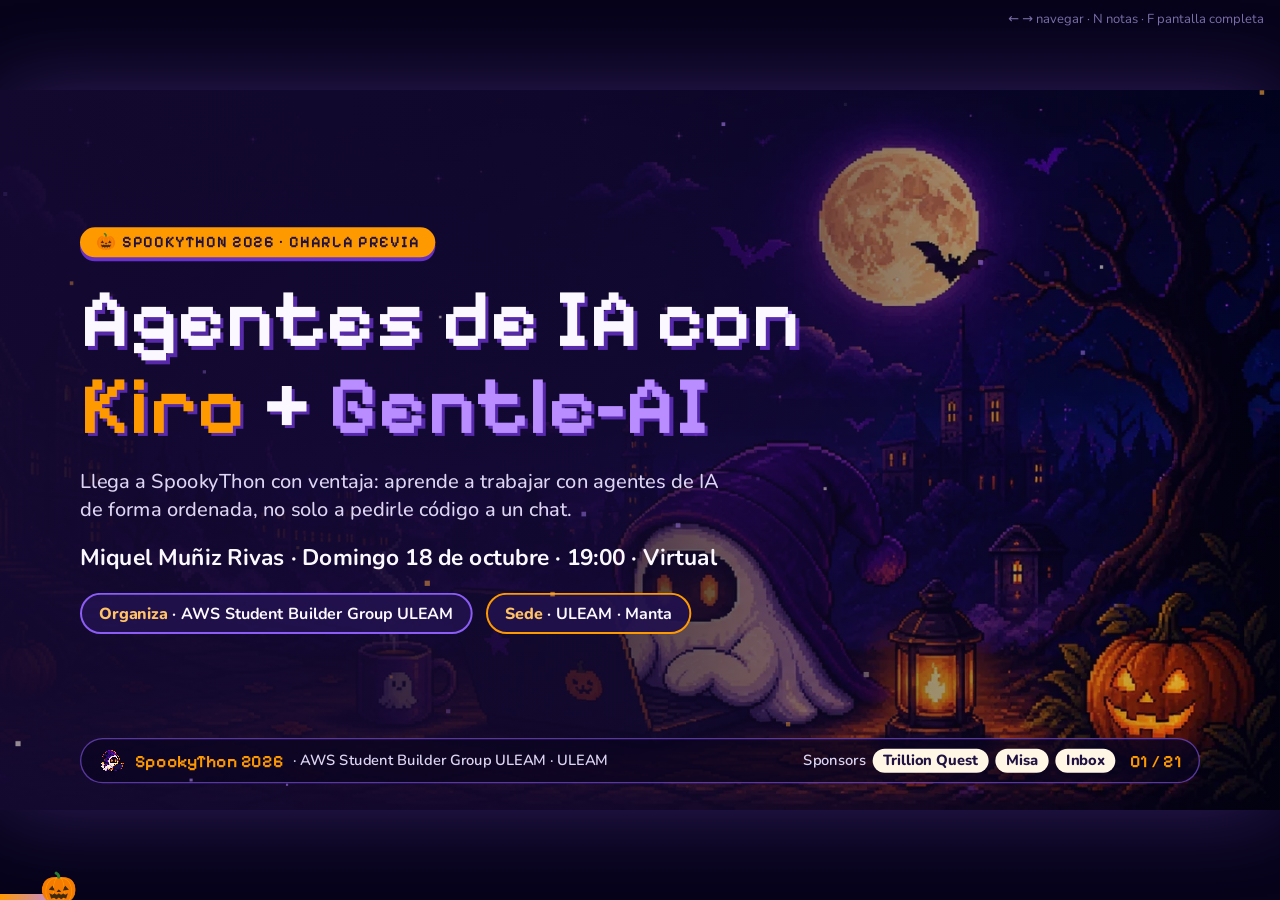
<file: docs/slides/index.html>
<!doctype html>
<html lang="es">
<head>
<meta charset="utf-8">
<meta name="viewport" content="width=device-width, initial-scale=1">
<title>Agentes de IA con Kiro + Gentle-AI · SpookyThon 2026</title>
<link rel="preconnect" href="https://fonts.googleapis.com">
<link rel="preconnect" href="https://fonts.gstatic.com" crossorigin>
<link rel="stylesheet" href="https://fonts.googleapis.com/css2?family=Nunito:wght@400..900&family=Pixelify+Sans:wght@400..700&display=swap">
<!--
  SpookyThon slide template.
  - One <section class="slide"> per slide; the footer (organizers, sponsors, counter) is injected by the script.
  - Layout helpers: .grid-2 / .grid-3 / .grid-4, .flow (cards joined by arrows), .card, .chip, .tbl.
  - Mascot: <div class="mascot"><p class="say">…</p><img …></div> puts the ghost and a speech bubble in the top-right corner.
  - Slide variants: .cover, .divider, .statement, .accent, .closing.
  - Speaker notes go in <aside class="notes">. Keys: arrows/space = navigate, N = notes, F = fullscreen.
  - Sponsors and organizers are defined once in the BRAND object at the bottom.
-->
<style>
:root {
  --night: #140930;
  --night-deep: #0b0520;
  --panel: rgba(34, 18, 78, .92);
  --panel-hi: rgba(52, 28, 112, .94);
  --border: #8b5cf6;
  --violet: #b98cff;
  --violet-dark: #7c3aed;
  --orange: #ff9900;
  --orange-light: #ffc266;
  --cream: #fff6e6;
  --ink: #1f1140;
  --text: #fbf8ff;
  --muted: #ddd5f3;
  --subtle: #b9aedb;
  --pixel: "Pixelify Sans", "Courier New", monospace;
  --body: "Nunito", system-ui, Arial, sans-serif;
}
* { box-sizing: border-box; margin: 0; padding: 0; }
html, body { height: 100%; background: #07031a; overflow: hidden; }
body { font-family: var(--body); color: var(--text); }

.deck { position: fixed; inset: 0; }
.stage {
  position: absolute; left: 50%; top: 50%;
  width: 1920px; height: 1080px;
  transform: translate(-50%, -50%) scale(var(--scale, 1));
  transform-origin: center;
  overflow: hidden;
  box-shadow: 0 0 120px rgba(139, 92, 246, .3);
}

/* ---------- Slide base: cozy night sky over the haunted campus ---------- */
.slide {
  position: absolute; inset: 0;
  padding: 92px 120px 150px;
  display: flex; flex-direction: column; gap: 30px;
  background:
    linear-gradient(180deg, rgba(20, 9, 48, .97) 0%, rgba(26, 12, 62, .93) 55%, rgba(26, 12, 62, .62) 100%),
    url("assets/spookython-haunted-campus.webp") center bottom / cover no-repeat,
    var(--night);
  opacity: 0; visibility: hidden;
  transition: opacity .35s ease, visibility .35s;
}
.slide.active { opacity: 1; visibility: visible; }
.slide.active > *:not(.foot):not(.notes):not(img):not(.mascot):not(h1):not(h2):not(.chip):not(.term):not(.promo) { animation: rise .5s ease both; }
.slide.active > *:nth-child(2) { animation-delay: .06s; }
.slide.active > *:nth-child(3) { animation-delay: .12s; }
.slide.active > *:nth-child(4) { animation-delay: .18s; }
.slide.active > *:nth-child(5) { animation-delay: .24s; }
@keyframes rise { from { opacity: 0; transform: translateY(18px); } to { opacity: 1; transform: none; } }

/* Sparkles */
.slide::before {
  content: "✦"; position: absolute; left: 0; top: 0; font-size: 26px; color: transparent; pointer-events: none;
  text-shadow:
    150px 60px 0 var(--orange-light), 470px 150px 0 #f0abfc, 760px 50px 0 var(--orange-light),
    1010px 120px 0 #f0abfc, 1840px 420px 0 var(--orange-light), 50px 430px 0 #f0abfc,
    70px 820px 0 var(--orange-light), 1860px 760px 0 #f0abfc, 1130px 30px 0 var(--violet);
  animation: twinkle 3.5s ease-in-out infinite alternate;
}
@keyframes twinkle { from { opacity: .35; } to { opacity: .95; } }

/* Moon glow */
.slide::after {
  content: ""; position: absolute; right: -150px; top: -190px; width: 620px; height: 620px; border-radius: 50%;
  background: radial-gradient(circle, rgba(255, 190, 90, .34) 0%, rgba(255, 153, 0, .12) 42%, transparent 68%);
  pointer-events: none;
}

/* ---------- Type ---------- */
h1, h2, h3, .chip, .num, th { font-family: var(--pixel); }
h1 { font-size: 124px; line-height: 1.05; font-weight: 600; text-shadow: 5px 5px 0 rgba(124, 58, 237, .65); }
h2 { font-size: 74px; line-height: 1.08; font-weight: 600; text-shadow: 4px 4px 0 rgba(124, 58, 237, .65); max-width: 1120px; }
h2.wide { max-width: none; }
h3 { font-size: 40px; line-height: 1.15; font-weight: 600; }
p, li { font-size: 30px; line-height: 1.4; color: var(--muted); font-weight: 500; }
p.lead { font-size: 34px; color: var(--text); max-width: 1500px; font-weight: 600; }
b, strong { color: var(--text); font-weight: 800; }
.hl { color: var(--orange); }
.vl { color: var(--violet); }
code {
  font-family: "Courier New", monospace; font-size: .9em; font-weight: 700; color: var(--orange-light);
  background: rgba(11, 5, 32, .7); padding: 2px 12px; border-radius: 10px;
}
.chip {
  align-self: flex-start;
  font-size: 24px; letter-spacing: 2px; text-transform: uppercase; font-weight: 600;
  color: var(--ink); background: var(--orange);
  padding: 8px 24px; border-radius: 999px; box-shadow: 0 6px 0 rgba(124, 58, 237, .8);
}
.num {
  width: 72px; height: 72px; border-radius: 50%; flex: none;
  display: grid; place-items: center;
  font-size: 44px; line-height: 1; font-weight: 600; color: var(--ink); background: var(--orange);
}
.ico {
  width: 80px; height: 80px; border-radius: 50%; flex: none;
  display: grid; place-items: center; font-size: 42px; line-height: 1;
  background: rgba(255, 153, 0, .2); border: 3px solid rgba(255, 194, 102, .55);
}

/* ---------- Cards and layouts ---------- */
.grid-2, .grid-3, .grid-4 { display: grid; gap: 32px; }
.grid-2 { grid-template-columns: repeat(2, 1fr); }
.grid-3 { grid-template-columns: repeat(3, 1fr); }
.grid-4 { grid-template-columns: repeat(4, 1fr); }
.card {
  position: relative;
  display: flex; flex-direction: column; gap: 14px;
  padding: 34px 34px 32px;
  background: linear-gradient(165deg, var(--panel-hi), var(--panel));
  border: 3px solid var(--border); border-radius: 28px;
  box-shadow: 0 10px 0 rgba(11, 5, 32, .55), 0 0 36px rgba(139, 92, 246, .28);
}
.card h3 { color: var(--orange-light); }
.card.violet h3 { color: var(--violet); }
.card.violet .ico { background: rgba(185, 140, 255, .2); border-color: rgba(185, 140, 255, .6); }
.card.violet .num { background: var(--violet); }
.card.row { flex-direction: row; align-items: flex-start; gap: 22px; padding: 28px 28px 26px; }
.card.row > div { display: flex; flex-direction: column; gap: 8px; }
.card.row p { font-size: 26px; line-height: 1.35; }
.card.tight { padding: 26px 24px 24px; gap: 10px; }
.card.tight p { font-size: 25px; line-height: 1.35; }
.card.tight h3 { font-size: 36px; }
.tag { font-size: 22px; letter-spacing: 1px; text-transform: uppercase; color: var(--subtle); font-weight: 800; }

.flow { display: flex; gap: 52px; align-items: stretch; }
.flow > .card { flex: 1; }
.flow > .card:not(:last-child)::after {
  content: "➜"; position: absolute; right: -45px; top: 50%; transform: translateY(-50%);
  font-size: 34px; color: var(--orange);
}
.flow.small { gap: 30px; }
.flow.small > .card { padding: 24px 16px 20px; gap: 10px; border-radius: 22px; align-items: flex-start; }
.flow.small > .card:not(:last-child)::after { right: -29px; font-size: 22px; }
.flow.small h3 { font-size: 27px; }
.flow.small p { font-size: 23px; line-height: 1.3; }
.flow.small .num { width: 52px; height: 52px; font-size: 32px; }

.tbl { width: 100%; border-collapse: separate; border-spacing: 0; border: 3px solid var(--border); border-radius: 26px; overflow: hidden; box-shadow: 0 10px 0 rgba(11, 5, 32, .55), 0 0 36px rgba(139, 92, 246, .28); }
.tbl th { text-align: left; font-size: 30px; color: var(--ink); background: var(--orange); padding: 18px 28px; font-weight: 600; }
.tbl td { font-size: 28px; line-height: 1.3; padding: 18px 28px; color: var(--text); font-weight: 600; background: rgba(34, 18, 78, .95); border-top: 2px solid rgba(139, 92, 246, .5); }
.tbl tr:nth-child(odd) td { background: rgba(52, 28, 112, .95); }
.tbl td:first-child { color: var(--orange-light); font-weight: 800; }

/* Mascot with speech bubble */
.mascot { position: absolute; right: 100px; top: 56px; display: flex; align-items: center; gap: 26px; z-index: 2; }
.mascot img { width: 178px; image-rendering: pixelated; animation: float 4s ease-in-out infinite; filter: drop-shadow(0 0 30px rgba(185, 140, 255, .6)); }
.say {
  position: relative; max-width: 400px;
  font-size: 26px; line-height: 1.25; font-weight: 800; color: var(--ink);
  background: var(--cream); padding: 16px 24px; border-radius: 26px; border: 3px solid var(--orange);
  box-shadow: 0 6px 0 rgba(11, 5, 32, .5);
}
.say::after {
  content: ""; position: absolute; right: -19px; top: 50%; transform: translateY(-50%);
  border: 10px solid transparent; border-left: 18px solid var(--orange); border-right: 0;
}
@keyframes float { from { transform: translateY(0); } 50% { transform: translateY(-16px); } to { transform: translateY(0); } }
.art { position: absolute; image-rendering: pixelated; animation: float 5s ease-in-out infinite; filter: drop-shadow(0 0 50px rgba(185, 140, 255, .5)); }

.pills { display: flex; gap: 20px; flex-wrap: wrap; }
.pill { font-size: 24px; font-weight: 700; color: var(--text); padding: 12px 26px; background: rgba(34, 18, 78, .92); border: 3px solid var(--border); border-radius: 999px; white-space: nowrap; }
.pill.hot { border-color: var(--orange); }
.pill b { color: var(--orange-light); }

/* ---------- Footer (injected) ---------- */
.foot {
  position: absolute; left: 120px; right: 120px; bottom: 40px;
  display: flex; justify-content: space-between; align-items: center; gap: 24px;
  padding: 12px 26px; border-radius: 999px;
  background: rgba(11, 5, 32, .78); border: 2px solid rgba(139, 92, 246, .6);
  font-size: 22px; font-weight: 600; color: var(--muted); white-space: nowrap;
}
.foot .brand { display: flex; align-items: center; gap: 14px; }
.foot .brand img { width: 40px; height: 40px; image-rendering: pixelated; }
.foot .brand b { font-family: var(--pixel); color: var(--orange); font-size: 26px; font-weight: 600; }
.foot .right { display: flex; align-items: center; gap: 10px; }
.foot .sp { padding: 3px 16px; border-radius: 999px; color: var(--ink); background: var(--cream); font-weight: 800; }
.foot .count { font-family: var(--pixel); color: var(--orange); font-size: 26px; padding-left: 12px; }

/* ---------- Variants ---------- */
.cover {
  justify-content: center; gap: 28px;
  background:
    linear-gradient(90deg, rgba(20, 9, 48, .95) 0%, rgba(20, 9, 48, .78) 46%, rgba(20, 9, 48, .05) 100%),
    url("assets/spookython-haunted-campus.webp") right center / cover no-repeat,
    var(--night);
}
.cover::before, .cover::after { display: none; }
.cover h1 { max-width: 1120px; }
.cover .by { font-size: 34px; color: var(--text); font-weight: 700; }
.cover .tagline { font-size: 30px; max-width: 980px; color: var(--muted); }

.divider { justify-content: center; gap: 22px; }
.divider .num { width: 150px; height: 150px; font-size: 92px; }
.divider h1 { max-width: 1000px; }
.divider p { max-width: 880px; font-size: 34px; color: var(--text); font-weight: 600; }
.divider .art { right: 100px; top: 190px; width: 760px; }

.statement { justify-content: center; gap: 34px; }
.statement h1 { max-width: 1120px; font-size: 108px; }
.statement p.lead { max-width: 1050px; }
.statement .art { right: 70px; top: 230px; width: 660px; }

.accent {
  background:
    radial-gradient(circle at 85% 25%, rgba(255, 230, 170, .55), transparent 45%),
    linear-gradient(160deg, #ffad2e, #ff8a00);
  color: var(--ink);
}
.accent::before { text-shadow: 150px 60px 0 #fff, 760px 50px 0 #fff, 1840px 420px 0 #fff, 70px 820px 0 #fff, 1130px 30px 0 #fff; }
.accent::after { display: none; }
.accent h1 { color: var(--ink); text-shadow: 5px 5px 0 rgba(255, 255, 255, .45); max-width: 1150px; font-size: 108px; }
.accent p, .accent li, .accent b { color: var(--ink); }
.accent .chip { background: var(--ink); color: var(--orange-light); box-shadow: 0 6px 0 rgba(255, 255, 255, .5); }
.accent ol { list-style: none; counter-reset: s; display: flex; flex-direction: column; gap: 16px; }
.accent ol li { counter-increment: s; font-size: 36px; font-weight: 700; display: flex; gap: 22px; align-items: center; }
.accent ol li::before {
  content: counter(s); font-family: var(--pixel); font-size: 40px; width: 68px; height: 68px; border-radius: 50%;
  display: grid; place-items: center; background: var(--ink); color: var(--orange-light); flex: none;
}
.accent .placeholder { border: 3px dashed var(--ink); border-radius: 22px; padding: 16px 26px; font-size: 30px; align-self: flex-start; background: rgba(255, 255, 255, .3); }
.accent .art { right: 110px; top: 300px; width: 540px; filter: drop-shadow(0 14px 0 rgba(31, 17, 64, .18)); }
.accent .foot { background: var(--ink); border-color: var(--ink); }

.closing { align-items: center; text-align: center; gap: 28px; }
.closing .chip { align-self: center; }
.closing h2 { max-width: none; }
.closing .sponsors { display: flex; gap: 32px; }
.sponsor {
  width: 400px; height: 164px; display: flex; align-items: center; justify-content: center; gap: 20px;
  background: var(--cream); color: var(--ink); border: 4px solid var(--orange); border-radius: 30px;
  box-shadow: 0 10px 0 rgba(124, 58, 237, .85);
  font-family: var(--pixel); font-size: 46px; font-weight: 600;
}
.sponsor img { width: 100px; height: 100px; object-fit: contain; border-radius: 18px; }
.closing .pills { justify-content: center; }
.closing .camp { position: absolute; left: 50%; bottom: 104px; width: 1080px; transform: translateX(-50%); }

/* ---------- Chrome ---------- */
.progress { position: fixed; left: 0; bottom: 0; height: 6px; background: linear-gradient(90deg, var(--orange), var(--violet)); width: 0; transition: width .3s; z-index: 5; }
.notes {
  display: none; position: absolute; left: 120px; right: 120px; bottom: 130px; z-index: 4;
  background: rgba(7, 3, 26, .96); border: 3px solid var(--orange); border-radius: 24px; padding: 24px 30px;
  font-size: 28px; line-height: 1.4; color: var(--text); text-align: left;
}
.show-notes .slide.active .notes { display: block; }
.hint { position: fixed; right: 16px; top: 10px; font: 13px var(--body); color: #7a6fa8; z-index: 5; }

@media print {
  @page { size: 1920px 1080px; margin: 0; }
  html, body { height: auto; overflow: visible; background: none; }
  .deck { position: static; }
  .stage { position: static; transform: none; width: auto; height: auto; box-shadow: none; overflow: visible; }
  .slide { position: relative; width: 1920px; height: 1080px; opacity: 1; visibility: visible; overflow: hidden; page-break-after: always; break-after: page; }
  .slide > * { animation: none !important; }
  .progress, .hint { display: none; }
  .slide { filter: none !important; transform: none !important; }
}

/* ---------- Motion layer ---------- */
.slide { transform: scale(.965); filter: blur(8px); transition: opacity .55s ease, visibility .55s, transform .7s cubic-bezier(.2, .8, .2, 1), filter .55s ease; }
.slide.active { transform: none; filter: none; }

/* Titles arrive word by word */
.w { display: inline-block; }
.slide.active .w { animation: wordIn .65s cubic-bezier(.2, 1.3, .4, 1) backwards; animation-delay: calc(var(--w) * 55ms + .12s); }
@keyframes wordIn { from { opacity: 0; transform: translateY(34px) rotate(5deg) scale(.88); filter: blur(5px); } to { opacity: 1; transform: none; filter: none; } }

/* Chips, cards, rows and pills pop in one after another */
.slide.active .chip { animation: chipIn .55s cubic-bezier(.2, 1.6, .4, 1) backwards; }
@keyframes chipIn { from { opacity: 0; transform: translateX(-40px) scale(.7); } to { opacity: 1; transform: none; } }
.slide.active .card, .slide.active .tbl tr, .slide.active .pill, .slide.active .sponsor, .slide.active.accent li {
  animation: popIn .65s cubic-bezier(.2, 1.4, .4, 1) backwards;
  animation-delay: calc(var(--i, 0) * 95ms + .3s);
}
@keyframes popIn { from { opacity: 0; transform: translateY(46px) scale(.9); } to { opacity: 1; transform: none; } }
.slide.active .ico, .slide.active .card .num { animation: spinIn .8s cubic-bezier(.2, 1.5, .4, 1) backwards; animation-delay: calc(var(--i, 0) * 95ms + .5s); }
@keyframes spinIn { from { opacity: 0; transform: rotate(-200deg) scale(0); } to { opacity: 1; transform: none; } }
.slide.active .say { animation: bubble .55s .7s cubic-bezier(.2, 1.7, .4, 1) backwards; transform-origin: right center; }
@keyframes bubble { from { opacity: 0; transform: scale(.3); } to { opacity: 1; transform: none; } }
.slide.active .promo { animation: tada 1s 1.1s cubic-bezier(.2, 1.4, .4, 1) backwards; }
@keyframes tada {
  0% { opacity: 0; transform: scale(.6) rotate(-6deg); }
  50% { opacity: 1; transform: scale(1.06) rotate(2deg); }
  75% { transform: scale(.98) rotate(-1deg); }
  100% { transform: none; }
}

/* Lift on hover, for live presenting */
.card, .sponsor, .pill { transition: transform .25s ease, box-shadow .25s ease; }
.card:hover { transform: translateY(-10px) rotate(-.6deg); box-shadow: 0 16px 0 rgba(11, 5, 32, .55), 0 0 60px rgba(255, 153, 0, .35); }
.sponsor:hover, .pill:hover { transform: translateY(-6px) scale(1.03); }

/* Arrows that keep nudging forward */
.flow > .card:not(:last-child)::after { animation: nudge 1.3s ease-in-out infinite; }
@keyframes nudge { 0%, 100% { transform: translate(0, -50%); } 50% { transform: translate(9px, -50%); } }

/* Mascots and art follow the mouse a little */
.mascot, .art, .closing .camp { translate: calc(var(--mx, 0) * 16px) calc(var(--my, 0) * 10px); transition: translate .4s ease-out; }

/* Kiro promo callout */
.divider .promo {
  align-self: flex-start; max-width: 940px;
  font-size: 28px; line-height: 1.35; font-weight: 800; color: var(--ink);
  background: var(--cream); border: 3px solid var(--orange); border-radius: 24px; padding: 16px 26px;
  box-shadow: 0 8px 0 rgba(124, 58, 237, .85);
}
.divider .promo b { color: #c2410c; }

/* Comparison table */
.tbl.cmp td { font-size: 26px; vertical-align: top; }
.tbl.cmp th { font-size: 28px; }

/* Live mini board on the demo slide */
.accent ol { max-width: 1000px; }
.term {
  position: absolute; right: 96px; top: 250px; width: 660px; z-index: 2;
  background: #140a30; border: 4px solid var(--ink); border-radius: 24px; overflow: hidden;
  box-shadow: 0 16px 0 rgba(31, 17, 64, .28), 0 36px 90px rgba(31, 17, 64, .4);
  translate: calc(var(--mx, 0) * 10px) calc(var(--my, 0) * 6px); transition: translate .4s ease-out;
}
.slide.active .term { animation: termIn .8s .35s cubic-bezier(.2, 1.3, .4, 1) backwards; }
@keyframes termIn { from { opacity: 0; transform: translateY(60px) rotate(3deg) scale(.9); } to { opacity: 1; transform: none; } }
.term-bar { display: flex; align-items: center; gap: 10px; padding: 14px 20px; background: #24124f; }
.term-bar i { width: 14px; height: 14px; border-radius: 50%; background: #ff5f57; }
.term-bar i:nth-child(2) { background: #febc2e; }
.term-bar i:nth-child(3) { background: #28c840; }
.term-bar span { margin-left: 10px; font: 600 22px var(--pixel); color: var(--orange-light); }
.term-cols { display: grid; grid-template-columns: repeat(3, 1fr); gap: 12px; padding: 16px; min-height: 420px; }
.term-col { display: flex; flex-direction: column; gap: 10px; padding: 12px; border-radius: 16px; background: rgba(52, 28, 112, .55); }
.term-col h4 { font: 600 21px var(--pixel); color: var(--orange-light); }
.stack { display: flex; flex-direction: column; gap: 10px; }
.tcard { position: relative; padding: 10px 12px; border-radius: 12px; background: #2a1760; border: 2px solid var(--border); color: var(--text); font-size: 20px; font-weight: 800; line-height: 1.2; }
.tcard small { display: block; margin-top: 4px; font-size: 16px; font-weight: 700; color: var(--subtle); }
.tcard .agent { display: none; white-space: nowrap; margin-top: 8px; padding: 3px 10px; border-radius: 999px; font-size: 14px; font-weight: 800; color: var(--ink); background: var(--orange); }
.tcard.work { border-color: var(--orange); box-shadow: 0 0 22px rgba(255, 153, 0, .55); }
.tcard.work .agent { display: inline-block; animation: pulse 1.1s ease-in-out infinite; }
.tcard.done { border-color: #34d399; }
.tcard.done .tt::before { content: "✓ "; color: #6ee7a0; }
@keyframes pulse { 0%, 100% { opacity: 1; } 50% { opacity: .55; } }

/* Ambient effects: embers, bats and a pumpkin on the progress bar */
.fx { position: absolute; inset: 0; width: 1920px; height: 1080px; pointer-events: none; z-index: 3; }
.bats { position: absolute; inset: 0; overflow: hidden; pointer-events: none; z-index: 3; }
.bat { position: absolute; left: -90px; top: 10%; font-size: 44px; filter: drop-shadow(0 0 10px rgba(185, 140, 255, .7)); animation: fly 15s linear infinite; }
.bat:nth-child(2) { top: 26%; font-size: 32px; animation-duration: 19s; animation-delay: -7s; }
.bat:nth-child(3) { top: 6%; font-size: 26px; animation-duration: 23s; animation-delay: -15s; }
@keyframes fly {
  0% { transform: translate(0, 0) scaleX(-1); }
  25% { transform: translate(560px, -50px) scaleX(-1); }
  50% { transform: translate(1080px, 40px) scaleX(-1); }
  75% { transform: translate(1580px, -30px) scaleX(-1); }
  100% { transform: translate(2140px, 10px) scaleX(-1); }
}
.progress::after { content: "🎃"; position: absolute; right: -16px; top: -26px; font-size: 30px; }

/* Export and reduced motion: final state, no ambient effects */
.export *, .export *::before, .export *::after { animation: none !important; transition: none !important; }
.export .fx, .export .bats { display: none; }
@media (prefers-reduced-motion: reduce) {
  *, *::before, *::after { animation: none !important; transition: none !important; }
  .fx, .bats { display: none; }
}
@media print { .fx, .bats { display: none; } }
</style>
</head>
<body>
<div class="deck"><div class="stage" id="stage">

<!-- 1 · Cover -->
<section class="slide cover">
  <span class="chip">🎃 SpookyThon 2026 · Charla previa</span>
  <h1>Agentes de IA con <span class="hl">Kiro</span> + <span class="vl">Gentle-AI</span></h1>
  <p class="tagline">Llega a SpookyThon con ventaja: aprende a trabajar con agentes de IA de forma ordenada, no solo a pedirle código a un chat.</p>
  <p class="by">Miquel Muñiz Rivas · Domingo 18 de octubre · 19:00 · Virtual</p>
  <div class="pills">
    <span class="pill"><b>Organiza</b> · AWS Student Builder Group ULEAM</span>
    <span class="pill hot"><b>Sede</b> · ULEAM · Manta</span>
  </div>
  <aside class="notes">Bienvenida. Presentarme en una frase y agradecer al AWS Student Builder Group ULEAM y a la ULEAM. Recordar que el registro en Meetup es obligatorio para participar en SpookyThon.</aside>
</section>

<!-- 2 · Agenda -->
<section class="slide">
  <span class="chip">👋 Bienvenidos</span>
  <h2>¿Qué vamos a ver hoy?</h2>
  <div class="mascot"><p class="say">¡Hola! Hoy armamos un plan juntos.</p><img src="assets/spookython-ghost.png" alt=""></div>
  <div class="grid-3">
    <div class="card"><span class="ico">🤖</span><h3>¿Qué es un agente de IA?</h3><p>Cómo trabaja y por qué necesita un plan.</p></div>
    <div class="card"><span class="ico">🧭</span><h3>Kiro: del prompt al spec</h3><p>Specs, steering, hooks, powers, skills y MCP.</p></div>
    <div class="card violet"><span class="ico">🧙</span><h3>Gentle-AI sobre Kiro</h3><p>ODD, SDD, TDD, RDD y memoria con Engram.</p></div>
  </div>
  <p class="lead">Y al final: una demo en vivo y un plan para tus tres días de SpookyThon. 🚀</p>
  <aside class="notes">Tres bloques cortos y una demo. Las preguntas van al final o por el chat.</aside>
</section>

<!-- 3 · Problem -->
<section class="slide statement">
  <span class="chip">🗺️ El problema</span>
  <h1>Un prompt suelto no alcanza para <span class="hl">tres días</span></h1>
  <p class="lead">Improvisar con la IA sale caro: el contexto se pierde, el código crece sin que el equipo lo entienda y la demo se rompe justo antes del pitch.</p>
  <img class="art" src="assets/spooky-lost.webp" alt="Fantasma perdido mirando un mapa">
  <aside class="notes">Contar una experiencia propia: pedirle algo a la IA sin contexto y terminar reescribiendo todo. Idea central de la charla: darle al agente un plan y memoria.</aside>
</section>

<!-- 4 · Agent loop -->
<section class="slide">
  <span class="chip">🤖 Conceptos</span>
  <h2>¿Qué es un agente de IA?</h2>
  <div class="mascot"><p class="say">No solo respondo. ¡También trabajo!</p><img src="assets/spookython-ghost.png" alt=""></div>
  <div class="flow">
    <div class="card"><span class="ico">🎯</span><h3>Objetivo</h3><p>Le cuentas qué resultado quieres.</p></div>
    <div class="card"><span class="ico">📝</span><h3>Plan</h3><p>Divide el trabajo en pasos.</p></div>
    <div class="card"><span class="ico">⚡</span><h3>Acción</h3><p>Lee, edita y ejecuta comandos.</p></div>
    <div class="card violet"><span class="ico">🔍</span><h3>Revisión</h3><p>Comprueba el resultado y repite.</p></div>
  </div>
  <p class="lead">Un agente recibe un objetivo y trabaja en ciclo sobre tu repositorio. Mientras mejor <b class="hl">contexto</b> le das, mejor trabaja.</p>
  <aside class="notes">Diferenciar un chat de un agente: el agente usa herramientas (archivos, terminal, MCP) y repite el ciclo hasta cumplir el objetivo. Sin contexto, el ciclo gira en vacío.</aside>
</section>

<!-- 5 · Divider: Kiro -->
<section class="slide divider">
  <span class="num">1</span>
  <h1>Kiro</h1>
  <p>El IDE agéntico de AWS: pasa de un prompt a un plan que el agente puede seguir.</p>
  <p class="promo">💸 Dato: Kiro lanza promociones de vez en cuando. Ejemplo de esta semana: Kiro Pro por <b>$9,02</b> hasta el 31 de octubre; después, $20 al mes.</p>
  <img class="art" src="assets/spooky-admin.webp" alt="Fantasma trabajando frente a una laptop con la nube de AWS">
  <aside class="notes">Transición. Preguntar quién ya instaló Kiro. La promoción es la que apareció en mi cuenta: revisar el precio vigente en kiro.dev antes de la charla, porque puede variar.</aside>
</section>

<!-- 6 · Kiro modes -->
<section class="slide">
  <span class="chip">🧭 Kiro</span>
  <h2>Dos formas de trabajar</h2>
  <div class="mascot"><p class="say">Primero juega, después construye.</p><img src="assets/spookython-ghost.png" alt=""></div>
  <div class="grid-2">
    <div class="card violet"><span class="ico">💬</span><span class="tag">Para explorar</span><h3>Modo Vibe</h3><p>Conversas y el agente escribe el código. Ideal para probar una idea o hacer un cambio pequeño.</p></div>
    <div class="card"><span class="ico">📐</span><span class="tag">Para construir</span><h3>Modo Spec</h3><p>Primero requisitos, diseño y tareas. Después el agente implementa tarea por tarea.</p></div>
  </div>
  <p class="lead">Para SpookyThon: explora en <b class="vl">Vibe</b> y construye en <b class="hl">Spec</b>.</p>
  <aside class="notes">Mostrar la diferencia entre conversar (Vibe) y trabajar con una especificación (Spec). El spec es lo que evita perder el rumbo en tres días.</aside>
</section>

<!-- PRD and TRD -->
<section class="slide">
  <span class="chip">📄 Antes del spec</span>
  <h2>Primero el PRD y el TRD</h2>
  <div class="mascot"><p class="say">Si sé el qué y el cómo, no me pierdo.</p><img src="assets/spookython-ghost.png" alt=""></div>
  <div class="flow">
    <div class="card"><span class="ico">🎯</span><span class="tag">Documento de producto</span><h3>PRD</h3><p>El <b>qué</b> y el <b>para quién</b>: problema, usuarios, funciones y qué queda fuera.</p></div>
    <div class="card"><span class="ico">🛠️</span><span class="tag">Documento técnico</span><h3>TRD</h3><p>El <b>cómo</b>: stack, arquitectura, datos, integraciones y límites técnicos.</p></div>
    <div class="card violet"><span class="ico">📐</span><span class="tag">Plan de trabajo</span><h3>Spec</h3><p>Con los dos listos, el agente arma requisitos, diseño y tareas.</p></div>
  </div>
  <p class="lead">Una página de cada uno alcanza para un hackathon. Son el <b class="hl">contexto</b> que el agente necesita para no inventar.</p>
  <aside class="notes">PRD es Product Requirements Document y TRD es Technical Requirements Document. Mostrar como ejemplo los de Termino, el proyecto de la demo: docs/termino-prd.md y docs/termino-trd.md. Se pueden escribir con ayuda del agente y luego usarlos como entrada del spec o como steering.</aside>
</section>

<!-- 7 · Spec files -->
<section class="slide">
  <span class="chip">📐 Kiro · Specs</span>
  <h2>Un spec son tres archivos</h2>
  <div class="mascot"><p class="say">Tú apruebas cada paso.</p><img src="assets/spookython-ghost.png" alt=""></div>
  <div class="flow">
    <div class="card"><span class="ico">❓</span><span class="tag">El qué</span><h3>requirements.md</h3><p>Historias de usuario y criterios de aceptación en notación EARS.</p></div>
    <div class="card"><span class="ico">🏗️</span><span class="tag">El cómo</span><h3>design.md</h3><p>Arquitectura, componentes, datos y decisiones técnicas.</p></div>
    <div class="card violet"><span class="ico">✅</span><span class="tag">El orden</span><h3>tasks.md</h3><p>Tareas pequeñas que el agente ejecuta una por una.</p></div>
  </div>
  <p class="lead">Revisas y corriges cada archivo antes de pasar al siguiente.</p>
  <aside class="notes">Los tres archivos viven en .kiro/specs dentro del repositorio, así que todo el equipo los ve y los versiona. El humano aprueba cada etapa.</aside>
</section>

<!-- 8 · Kiro toolbox -->
<section class="slide">
  <span class="chip">🧰 Kiro</span>
  <h2>La caja de herramientas</h2>
  <div class="mascot"><p class="say">¡Con esto ya no trabajo a ciegas!</p><img src="assets/spookython-ghost.png" alt=""></div>
  <div class="grid-3">
    <div class="card row"><span class="ico">📌</span><div><h3>Steering</h3><p>Archivos con tu producto, stack y estructura. El agente los lee siempre.</p></div></div>
    <div class="card row"><span class="ico">🪝</span><div><h3>Hooks</h3><p>Automatizaciones que se disparan con eventos, como guardar un archivo.</p></div></div>
    <div class="card row"><span class="ico">🔌</span><div><h3>MCP</h3><p>Conecta documentación, bases de datos y APIs externas.</p></div></div>
    <div class="card row violet"><span class="ico">✨</span><div><h3>Powers</h3><p>Paquetes que suman conocimiento especializado cuando la tarea lo pide.</p></div></div>
    <div class="card row violet"><span class="ico">🎓</span><div><h3>Agent Skills</h3><p>Instrucciones reutilizables que el agente carga según la tarea.</p></div></div>
    <div class="card row violet"><span class="ico">🚀</span><div><h3>Autopilot</h3><p>El agente avanza solo, sin pedir aprobación en cada paso.</p></div></div>
  </div>
  <aside class="notes">Steering vive en .kiro/steering (product.md, tech.md, structure.md). Hooks: por ejemplo, generar tests al guardar. Powers agrupan herramientas MCP, steering y hooks. Autopilot es cómodo, pero conviene revisar los cambios al final de cada tarea.</aside>
</section>

<!-- 9 · Divider: Gentle-AI -->
<section class="slide divider">
  <span class="num">2</span>
  <h1>Gentle-AI</h1>
  <p>El ecosistema que le da al agente método, memoria y revisión.</p>
  <img class="art" src="assets/spooky-team-party.webp" alt="Fantasmas trabajando en equipo con una laptop">
  <aside class="notes">Transición. Kiro es la herramienta; Gentle-AI es la forma de trabajar con ella.</aside>
</section>

<!-- 10 · Gentle-AI overview -->
<section class="slide">
  <span class="chip">🧙 Gentle-AI</span>
  <h2>¿Qué instala Gentle-AI?</h2>
  <div class="mascot"><p class="say">Todo esto con un solo comando.</p><img src="assets/spookython-ghost.png" alt=""></div>
  <div class="grid-3">
    <div class="card row"><span class="ico">🌱</span><div><h3>ODD</h3><p>El flujo de todos los días: explorar, anotar tareas e implementar una por una.</p></div></div>
    <div class="card row"><span class="ico">📜</span><div><h3>SDD</h3><p>Desarrollo guiado por especificaciones, fase por fase.</p></div></div>
    <div class="card row"><span class="ico">🧪</span><div><h3>TDD</h3><p>Primero el test que falla, después el código que lo pasa.</p></div></div>
    <div class="card row violet"><span class="ico">🧾</span><div><h3>RDD</h3><p>Cuatro lentes revisan cada cambio antes de entregarlo.</p></div></div>
    <div class="card row violet"><span class="ico">🧠</span><div><h3>Engram</h3><p>Memoria que sobrevive entre sesiones.</p></div></div>
    <div class="card row violet"><span class="ico">🎓</span><div><h3>Skills y subagentes</h3><p>Guías reutilizables y un orquestador que reparte el trabajo.</p></div></div>
  </div>
  <p>Ejecutas <code>gentle-ai</code>, eliges tu agente (Kiro incluido) y queda todo listo.</p>
  <aside class="notes">Gentle-AI es un configurador de Gentleman Programming. No reemplaza a Kiro: lo configura. El mismo flujo funciona en otros agentes, así el equipo no depende de una sola herramienta. Las siguientes diapositivas abren cada pieza.</aside>
</section>

<!-- 12 · SDD + TDD -->
<section class="slide">
  <span class="chip">📜 Gentle-AI · SDD y TDD</span>
  <h2 class="wide">SDD: una fase, un entregable</h2>
  <div class="grid-4">
    <div class="card tight"><span class="tag">Fase 1</span><h3>🔎 Explore</h3><p>Investiga el código y compara caminos.</p></div>
    <div class="card tight"><span class="tag">Fase 2</span><h3>💡 Propose</h3><p>Intención, alcance y enfoque.</p></div>
    <div class="card tight"><span class="tag">Fase 3</span><h3>📋 Spec</h3><p>Requisitos y escenarios.</p></div>
    <div class="card tight"><span class="tag">Fase 4</span><h3>🏗️ Design</h3><p>Decisiones de arquitectura.</p></div>
    <div class="card tight violet"><span class="tag">Fase 5</span><h3>🧩 Tasks</h3><p>Lista ordenada de tareas.</p></div>
    <div class="card tight violet"><span class="tag">Fase 6</span><h3>⚒️ Apply</h3><p>Escribe el código siguiendo el spec.</p></div>
    <div class="card tight violet"><span class="tag">Fase 7</span><h3>✅ Verify</h3><p>Compara lo hecho con el spec.</p></div>
    <div class="card tight violet"><span class="tag">Fase 8</span><h3>📦 Archive</h3><p>Cierra el cambio y guarda el estado.</p></div>
  </div>
  <p class="lead"><b class="hl">TDD</b> acompaña cada tarea: 🔴 test que falla → 🟢 código que lo pasa → ✨ limpieza.</p>
  <aside class="notes">SDD es el camino formal para cambios grandes; cada fase la ejecuta un subagente distinto. Relacionarlo con Kiro: requirements, design y tasks equivalen a las fases spec, design y tasks. TDD: cuando existe un test ejecutable y un resultado esperado claro, primero se ve fallar el test, después se implementa y al final se refactoriza.</aside>
</section>

<!-- 11 · ODD -->
<section class="slide">
  <span class="chip">🌱 Gentle-AI · ODD</span>
  <h2 class="wide">ODD: Organic Driven Development</h2>
  <div class="flow small">
    <div class="card"><span class="num">1</span><h3>Autorizar</h3><p>¿Me pidieron un cambio o solo investigar?</p></div>
    <div class="card"><span class="num">2</span><h3>Explorar</h3><p>Leer el código antes de proponer.</p></div>
    <div class="card"><span class="num">3</span><h3>Aclarar</h3><p>Una pregunta a la vez, si hay una duda real.</p></div>
    <div class="card"><span class="num">4</span><h3>Clasificar</h3><p>¿Trabajo pequeño o grande?</p></div>
    <div class="card"><span class="num">5</span><h3>Anotar</h3><p>Tareas en <code>odd/tasks</code> antes de escribir.</p></div>
    <div class="card"><span class="num">6</span><h3>Construir</h3><p>Tarea por tarea, con test primero y un commit.</p></div>
    <div class="card violet"><span class="num">7</span><h3>Cerrar</h3><p>Contar qué se verificó y qué falta.</p></div>
  </div>
  <p class="lead">Lo pequeño se queda pequeño. Lo grande deja una lista de tareas para <b class="hl">retomar el trabajo</b> si la sesión se corta. 💾</p>
  <aside class="notes">ODD es el flujo que Gentle-AI aplica a cada pedido, sin que lo pidas. El documento de tareas se guarda en odd/tasks y se copia a Engram. Cada tarea cierra con un commit convencional en una rama de feature. El push y el PR siguen siendo decisión humana.</aside>
</section>

<!-- Compare: Kiro Spec vs Gentle-AI SDD vs ODD -->
<section class="slide">
  <span class="chip">⚖️ Comparación</span>
  <h2 class="wide">Spec, SDD y ODD: ¿cuál uso?</h2>
  <table class="tbl cmp">
    <tr><th style="width:19%"></th><th style="width:27%">📐 Spec de Kiro</th><th style="width:27%">📜 SDD de Gentle-AI</th><th style="width:27%">🌱 ODD de Gentle-AI</th></tr>
    <tr><td>Qué es</td><td>Un modo del IDE de Kiro</td><td>Un flujo formal de 8 fases</td><td>El flujo por defecto, liviano</td></tr>
    <tr><td>Qué deja</td><td>requirements, design y tasks</td><td>Propuesta, spec, diseño, tareas y verificación</td><td>Una lista de tareas en odd/tasks</td></tr>
    <tr><td>Quién trabaja</td><td>El agente de Kiro; tú apruebas cada archivo</td><td>Un subagente por fase</td><td>El orquestador; delega solo lo grande</td></tr>
    <tr><td>Cuándo usarlo</td><td>Features dentro de Kiro</td><td>Cambios grandes que piden trazabilidad</td><td>El día a día: arreglos y cambios medianos</td></tr>
  </table>
  <p class="lead">No compiten: <b class="hl">ODD</b> para el día a día, <b class="hl">SDD</b> para lo grande y el <b class="hl">Spec</b> cuando trabajas dentro de Kiro.</p>
  <aside class="notes">Remarcar que los tres comparten la misma idea: planear antes de escribir código. El Spec de Kiro vive en .kiro/specs; SDD agrega exploración y propuesta antes, y verificación y archivo después; ODD es lo que Gentle-AI hace siempre, sin que lo pidas, y solo crea un documento de tareas cuando el trabajo es grande.</aside>
</section>

<!-- 13 · Memory and skills -->
<section class="slide">
  <span class="chip">🧠 Gentle-AI · Memoria</span>
  <h2>El contexto que no se pierde</h2>
  <div class="mascot"><p class="say">¡Me acuerdo de lo que hicimos ayer!</p><img src="assets/spookython-ghost.png" alt=""></div>
  <div class="grid-3">
    <div class="card"><span class="ico">🧠</span><span class="tag">Memoria</span><h3>Engram</h3><p>Guarda decisiones, bugs y hallazgos. La siguiente sesión empieza sabiendo qué pasó en la anterior.</p></div>
    <div class="card"><span class="ico">🎓</span><span class="tag">Conocimiento</span><h3>Skills</h3><p>Guías reutilizables en un registro. El agente carga solo las que la tarea necesita.</p></div>
    <div class="card violet"><span class="ico">🕸️</span><span class="tag">Mapa del código</span><h3>CodeGraph</h3><p>Un grafo del repositorio: símbolos, llamadas y qué se rompe si cambias algo.</p></div>
  </div>
  <p class="lead">En un equipo de tres, nadie tiene que explicarle lo mismo al agente <b class="hl">en cada sesión</b>.</p>
  <aside class="notes">Engram sobrevive entre sesiones y también cuando el contexto se compacta. Las skills son archivos SKILL.md; el registro vive en .atl/skill-registry.md. CodeGraph responde preguntas de estructura sin leer archivo por archivo.</aside>
</section>

<!-- 14 · RDD -->
<section class="slide">
  <span class="chip">🧾 Gentle-AI · RDD</span>
  <h2>Cuatro lentes antes de entregar</h2>
  <div class="mascot"><p class="say">Cuatro miradas ven más que una.</p><img src="assets/spookython-ghost.png" alt=""></div>
  <div class="grid-4">
    <div class="card tight"><span class="ico">🛡️</span><h3>Riesgo</h3><p>Seguridad, permisos y datos expuestos.</p></div>
    <div class="card tight"><span class="ico">📖</span><h3>Legibilidad</h3><p>Nombres claros y código simple.</p></div>
    <div class="card tight violet"><span class="ico">🧪</span><h3>Fiabilidad</h3><p>Tests, casos límite y regresiones.</p></div>
    <div class="card tight violet"><span class="ico">🌧️</span><h3>Resiliencia</h3><p>Qué pasa cuando algo falla.</p></div>
  </div>
  <p class="lead">La revisión pide tu permiso en cada cambio y admite <b class="hl">una sola corrección</b>. Tú decides cuándo se entrega.</p>
  <p>¿Una decisión difícil? <b>Judgment Day</b>: dos jueces revisan a ciegas y solo se aplica lo que ambos confirman. ⚖️</p>
  <aside class="notes">RDD es receipt-driven development: el usuario lo activa o desactiva con gentle-ai review mode. Aclarar con honestidad que la revisión nativa hoy corre en Claude Code, Codex, OpenCode y Pi; en Kiro se aprovecha el resto del ecosistema. La revisión es informativa: commit, push y PR siguen siendo decisión humana.</aside>
</section>

<!-- 15 · Together -->
<section class="slide">
  <span class="chip">🤝 Kiro + Gentle-AI</span>
  <h2>¿Cómo trabajan juntos?</h2>
  <table class="tbl">
    <tr><th style="width:25%">Momento</th><th style="width:37%">🧭 Kiro</th><th style="width:38%">🧙 Gentle-AI</th></tr>
    <tr><td>Antes de programar</td><td>Spec: requisitos, diseño y tareas</td><td>ODD explora y anota las tareas</td></tr>
    <tr><td>Mientras construyes</td><td>Ejecuta tareas y dispara hooks</td><td>TDD, skills y subagentes</td></tr>
    <tr><td>Entre sesiones</td><td>Steering con el contexto fijo</td><td>Engram recuerda las decisiones</td></tr>
    <tr><td>Antes de entregar</td><td>Revisas el cambio de cada tarea</td><td>Verifica contra el spec</td></tr>
  </table>
  <p class="lead">Kiro pone el IDE y el spec. Gentle-AI pone el método, la memoria y la disciplina.</p>
  <aside class="notes">Leer la tabla por filas, siguiendo el recorrido de un equipo durante el hackathon.</aside>
</section>

<!-- 16 · Demo -->
<section class="slide accent">
  <span class="chip">🎬 Demo en vivo</span>
  <h1>Construyamos <span style="white-space:nowrap">Termino</span></h1>
  <p class="lead" style="color:var(--ink);max-width:1000px">El tablero donde ves trabajar a tu agente: Kanban o Scrum en la terminal, hecho en Go, conectado por MCP y con un widget al abrir la terminal.</p>
  <ol>
    <li>Instalar Gentle-AI y elegir Kiro como agente.</li>
    <li>Partir del PRD y el TRD y generar el spec.</li>
    <li>Ejecutar las tareas y ver cómo avanzan.</li>
  </ol>
  <div class="term" aria-label="Simulación del tablero de Termino con tarjetas que avanzan solas">
    <div class="term-bar"><i></i><i></i><i></i><span>termino · TER</span></div>
    <div class="term-cols">
      <div class="term-col"><h4>Por hacer</h4><div class="stack" data-col="0">
        <div class="tcard" data-id="3"><span class="tt">Servidor MCP</span><small>TER-3</small><span class="agent">🤖 Kiro trabajando</span></div>
        <div class="tcard" data-id="4"><span class="tt">Widget</span><small>TER-4</small><span class="agent">🤖 Kiro trabajando</span></div>
      </div></div>
      <div class="term-col"><h4>En progreso</h4><div class="stack" data-col="1">
        <div class="tcard work" data-id="2"><span class="tt">Tablero en la TUI</span><small>TER-2</small><span class="agent">🤖 Kiro trabajando</span></div>
      </div></div>
      <div class="term-col"><h4>Hecho</h4><div class="stack" data-col="2">
        <div class="tcard done" data-id="1"><span class="tt">Esquema SQLite</span><small>TER-1</small><span class="agent">🤖 Kiro trabajando</span></div>
      </div></div>
    </div>
  </div>
  <aside class="notes">Tener el entorno ya abierto y una grabación de respaldo por si falla la conexión. Termino es un tablero de tareas en la terminal (TUI) escrito en Go, con Clean Architecture por feature, servidor MCP y widgets para Linux. Abrir docs/termino-prd.md y docs/termino-trd.md, narrar cada paso en voz alta y mostrar los archivos del spec que genera Kiro.</aside>
</section>

<!-- 17 · Plan -->
<section class="slide">
  <span class="chip">🎃 SpookyThon 2026</span>
  <h2>Tu plan para los tres días</h2>
  <div class="mascot"><p class="say">Trae tu laptop con Kiro instalado.</p><img src="assets/spookython-ghost.png" alt=""></div>
  <div class="flow">
    <div class="card"><span class="ico">📐</span><span class="tag">Lunes 26 de octubre</span><h3>Día 1: PRD, TRD y spec</h3><p>Los retos salen a las 10:00. Define el qué y el cómo antes de escribir código.</p></div>
    <div class="card"><span class="ico">⚒️</span><span class="tag">Martes 27 de octubre</span><h3>Día 2: construcción</h3><p>Una tarea a la vez, y cada avance en un commit.</p></div>
    <div class="card violet"><span class="ico">✨</span><span class="tag">Miércoles 28 de octubre</span><h3>Día 3: pulir y pitch</h3><p>Prueba la demo completa y ensaya tu pitch de 5 minutos.</p></div>
  </div>
  <p class="lead">🎤 <b class="hl">Pitch presencial:</b> viernes 30 de octubre en la ULEAM, Manta.</p>
  <aside class="notes">El desarrollo es virtual del 26 al 28 de octubre y los proyectos empiezan desde cero. Recomendar que dejen instalados Kiro y Gentle-AI antes del lunes para no perder la primera mañana.</aside>
</section>

<!-- 18 · Next -->
<section class="slide">
  <span class="chip">📅 SpookyThon 2026</span>
  <h2>¿Qué sigue?</h2>
  <table class="tbl">
    <tr><th style="width:22%">Fecha</th><th>Qué pasa</th></tr>
    <tr><td>12 – 25 oct</td><td>📝 Registro de equipos en la web, de 1 a 3 integrantes</td></tr>
    <tr><td>Mié 21 oct</td><td>🔐 Charla: Shift-left con IA · Willie Reyes</td></tr>
    <tr><td>26 – 28 oct</td><td>💻 Desarrollo virtual</td></tr>
    <tr><td>Vie 30 oct</td><td>🎤 Pitch presencial en la ULEAM, Manta</td></tr>
  </table>
  <p class="lead"><b class="hl">Regístrate:</b> spookython-three.vercel.app · El registro en Meetup es obligatorio.</p>
  <aside class="notes">Las charlas son a las 19:00, virtuales, por Meetup. Recordar el grupo oficial de WhatsApp y que la participación es gratuita para estudiantes de cualquier universidad de Ecuador.</aside>
</section>

<!-- 19 · Thanks -->
<section class="slide closing">
  <span class="chip">💜 Gracias</span>
  <h2>¡Gracias a nuestros sponsors!</h2>
  <div class="sponsors">
    <div class="sponsor">Trillion Quest</div>
    <div class="sponsor"><img src="assets/misa.png" alt="Logo de Misa">Misa</div>
    <div class="sponsor">Inbox</div>
  </div>
  <div class="pills">
    <span class="pill"><b>Organiza</b> · AWS Student Builder Group ULEAM</span>
    <span class="pill hot"><b>Sede</b> · ULEAM · Manta</span>
  </div>
  <img class="camp" src="assets/spookython-campfire.webp" alt="Fantasmas alrededor de una fogata">
  <aside class="notes">Agradecer por nombre a Trillion Quest, Misa e Inbox, y a la ULEAM y al AWS Student Builder Group ULEAM. Abrir la ronda de preguntas.</aside>
</section>

<div class="bats" aria-hidden="true"><span class="bat">🦇</span><span class="bat">🦇</span><span class="bat">🦇</span></div>
<canvas class="fx" id="fx" width="1920" height="1080" aria-hidden="true"></canvas>
</div></div>
<div class="progress" id="progress"></div>
<div class="hint">← → navegar · N notas · F pantalla completa</div>

<script>
// Edit organizers and sponsors here; every slide footer reads from this object.
const BRAND = {
  event: "SpookyThon 2026",
  organizers: ["AWS Student Builder Group ULEAM", "ULEAM"],
  sponsors: ["Trillion Quest", "Misa", "Inbox"],
  mascot: "assets/spookython-ghost.png",
};

const stage = document.getElementById("stage");
const slides = [...document.querySelectorAll(".slide")];
const progress = document.getElementById("progress");
const pad = (n) => String(n).padStart(2, "0");

// ?export renders every slide in its final state (used for the PDF and PPTX).
const exporting = new URLSearchParams(location.search).has("export");
if (exporting) document.body.classList.add("export");
const motion = !exporting && !matchMedia("(prefers-reduced-motion: reduce)").matches;

// Wrap each word of the titles so they can arrive one by one.
function splitWords(el) {
  let n = 0;
  const walk = (node) => {
    [...node.childNodes].forEach((child) => {
      if (child.nodeType === Node.ELEMENT_NODE) return walk(child);
      if (child.nodeType !== Node.TEXT_NODE) return;
      const frag = document.createDocumentFragment();
      child.textContent.split(/(\s+)/).forEach((part) => {
        if (!part) return;
        if (/^\s+$/.test(part)) return frag.append(part);
        const word = document.createElement("span");
        word.className = "w";
        word.style.setProperty("--w", n++);
        word.textContent = part;
        frag.append(word);
      });
      child.replaceWith(frag);
    });
  };
  walk(el);
}
document.querySelectorAll(".slide h1, .slide h2").forEach(splitWords);

// Stagger order for cards, table rows, pills and list items inside each slide.
slides.forEach((slide) => {
  slide.querySelectorAll(".card, .tbl tr, .pill, .sponsor, li").forEach((el, i) => el.style.setProperty("--i", i));
});

slides.forEach((slide, i) => {
  const foot = document.createElement("div");
  foot.className = "foot";
  foot.innerHTML =
    `<span class="brand"><img src="${BRAND.mascot}" alt=""><b>${BRAND.event}</b> · ${BRAND.organizers.join(" · ")}</span>` +
    `<span class="right">Sponsors ${BRAND.sponsors.map((s) => `<span class="sp">${s}</span>`).join("")}` +
    `<span class="count">${pad(i + 1)} / ${pad(slides.length)}</span></span>`;
  slide.appendChild(foot);
});

let current = 0;
function show(index) {
  current = Math.max(0, Math.min(slides.length - 1, index));
  slides.forEach((s, i) => s.classList.toggle("active", i === current));
  progress.style.width = `${((current + 1) / slides.length) * 100}%`;
  history.replaceState(null, "", `#${current + 1}`);
  const slide = slides[current];
  if (slide.querySelector(".term")) startBoard(slide.querySelector(".term"));
  else stopBoard();
  if (slide.classList.contains("closing")) setTimeout(() => burst(960, 560, 160), 500);
}

// ---------- Live mini board: Kiro moves the cards on its own ----------
let boardTimers = [];
function stopBoard() { boardTimers.forEach(clearTimeout); boardTimers = []; }
function scaleNow() { return parseFloat(getComputedStyle(stage).getPropertyValue("--scale")) || 1; }
function moveCard(card, stack) {
  const first = card.getBoundingClientRect();
  stack.appendChild(card);
  const last = card.getBoundingClientRect();
  const s = scaleNow();
  card.animate(
    [{ transform: `translate(${(first.left - last.left) / s}px, ${(first.top - last.top) / s}px) rotate(-4deg) scale(1.06)` }, { transform: "none" }],
    { duration: 650, easing: "cubic-bezier(.2, 1.2, .4, 1)" },
  );
}
function startBoard(term) {
  stopBoard();
  if (!motion) return;
  const stacks = [...term.querySelectorAll(".stack")];
  const cards = [...term.querySelectorAll(".tcard")].sort((a, b) => a.dataset.id - b.dataset.id);
  const later = (fn, ms) => boardTimers.push(setTimeout(fn, ms));
  const reset = () => {
    cards.forEach((c) => { c.classList.remove("work", "done"); stacks[0].appendChild(c); });
    later(step, 1200);
  };
  const step = () => {
    const working = stacks[1].querySelector(".tcard");
    if (working) {
      working.classList.remove("work");
      working.classList.add("done");
      moveCard(working, stacks[2]);
      const r = working.getBoundingClientRect(), st = stage.getBoundingClientRect(), s = scaleNow();
      burst((r.left - st.left + r.width / 2) / s, (r.top - st.top) / s, 40);
    }
    later(() => {
      const next = stacks[0].querySelector(".tcard");
      if (next) {
        next.classList.add("work");
        moveCard(next, stacks[1]);
        later(step, 1900);
      } else {
        later(reset, 2600);
      }
    }, 700);
  };
  reset();
}

// ---------- Ambient canvas: rising pixel embers and confetti bursts ----------
const fx = document.getElementById("fx");
const ctx = fx.getContext("2d");
const EMBER_COLORS = ["255, 170, 60", "185, 140, 255", "255, 246, 230"];
const CONFETTI_COLORS = ["#ff9900", "#ffc266", "#b98cff", "#7c3aed", "#fff6e6", "#34d399"];
const newEmber = (anywhere) => ({
  x: Math.random() * 1920, y: anywhere ? Math.random() * 1080 : 1100,
  size: 3 + Math.random() * 5, speed: .25 + Math.random() * .75, phase: Math.random() * 6.28,
  color: EMBER_COLORS[(Math.random() * EMBER_COLORS.length) | 0],
});
const embers = Array.from({ length: 42 }, () => newEmber(true));
let confetti = [];
function burst(x, y, count) {
  if (!motion) return;
  for (let i = 0; i < count; i++) {
    confetti.push({
      x, y, vx: (Math.random() - .5) * 18, vy: -Math.random() * 17 - 5,
      size: 8 + Math.random() * 10, rot: Math.random() * 6.28, spin: (Math.random() - .5) * .35,
      color: CONFETTI_COLORS[(Math.random() * CONFETTI_COLORS.length) | 0], life: 140,
    });
  }
}
function frame(t) {
  ctx.clearRect(0, 0, 1920, 1080);
  embers.forEach((e, i) => {
    e.y -= e.speed;
    e.x += Math.sin(t / 1400 + e.phase) * .45;
    if (e.y < -20) embers[i] = newEmber(false);
    ctx.fillStyle = `rgba(${e.color}, ${.3 + .3 * Math.sin(t / 480 + e.phase)})`;
    ctx.fillRect(e.x, e.y, e.size, e.size);
  });
  confetti = confetti.filter((p) => p.life-- > 0);
  confetti.forEach((p) => {
    p.vy += .5; p.vx *= .985; p.x += p.vx; p.y += p.vy; p.rot += p.spin;
    ctx.save();
    ctx.translate(p.x, p.y);
    ctx.rotate(p.rot);
    ctx.globalAlpha = Math.min(1, p.life / 40);
    ctx.fillStyle = p.color;
    ctx.fillRect(-p.size / 2, -p.size / 4, p.size, p.size / 2);
    ctx.restore();
  });
  requestAnimationFrame(frame);
}
if (motion) requestAnimationFrame(frame);

// Mascots and art drift slightly toward the mouse.
stage.addEventListener("mousemove", (e) => {
  if (!motion) return;
  const r = stage.getBoundingClientRect();
  stage.style.setProperty("--mx", ((e.clientX - r.left) / r.width - .5) * 2);
  stage.style.setProperty("--my", ((e.clientY - r.top) / r.height - .5) * 2);
});
function fit() {
  const scale = Math.min(window.innerWidth / 1920, window.innerHeight / 1080);
  stage.style.setProperty("--scale", scale);
}

document.addEventListener("keydown", (e) => {
  if (["ArrowRight", "PageDown", " ", "Enter"].includes(e.key)) { e.preventDefault(); show(current + 1); }
  else if (["ArrowLeft", "PageUp", "Backspace"].includes(e.key)) { e.preventDefault(); show(current - 1); }
  else if (e.key === "Home") show(0);
  else if (e.key === "End") show(slides.length - 1);
  else if (e.key.toLowerCase() === "n") document.body.classList.toggle("show-notes");
  else if (e.key.toLowerCase() === "f") {
    if (document.fullscreenElement) document.exitFullscreen();
    else document.documentElement.requestFullscreen();
  }
});
stage.addEventListener("click", (e) => {
  const { left, width } = stage.getBoundingClientRect();
  show(current + (e.clientX - left < width * 0.3 ? -1 : 1));
});
window.addEventListener("resize", fit);

fit();
show((parseInt(location.hash.slice(1), 10) || 1) - 1);
</script>
</body>
</html>
</file>
<file: site/styles.css>
/* termino landing page — plain CSS, no build step, no external resources. */

/* ---------- Design tokens ---------- */
:root {
  --bg: #0B0D14;
  --bg-elev: #121522;
  --bg-elev-2: #181B2B;
  --line: #262A3D;
  --line-strong: #353A54;
  --text: #E6E9F5;
  --muted: #A3A9C2;
  --accent: #89B4FA;
  --accent-2: #FF6B00;
  --violet: #CBA6F7;
  --ok: #A6E3A1;
  --warn: #F9E2AF;

  --mono: ui-monospace, "SF Mono", "JetBrains Mono", "Cascadia Code", Menlo, Consolas, "Liberation Mono", monospace;
  --sans: system-ui, -apple-system, "Segoe UI", Roboto, "Helvetica Neue", Arial, sans-serif;

  --radius: 14px;
  --radius-sm: 8px;
  --space-1: 4px;
  --space-2: 8px;
  --space-3: 12px;
  --space-4: 16px;
  --space-5: 24px;
  --space-6: 32px;
  --space-7: 48px;
  --space-8: 72px;
  --section-pad: clamp(48px, 5vw, 72px);
  --shadow: 0 24px 60px -24px rgba(0, 0, 0, 0.7), 0 0 0 1px rgba(255, 255, 255, 0.02);
}

/* ---------- Theme palettes (exact values from internal/tuikit/themes/*.toml) ---------- */
[data-theme="default"] {
  --t-surface: #1E1E2E; --t-surface-alt: #181825; --t-text: #CDD6F4; --t-muted: #585B70;
  --t-accent: #89B4FA; --t-success: #A6E3A1; --t-warning: #F9E2AF; --t-danger: #F38BA8;
  --t-border: #313244; --t-done: #6C7086;
}
[data-theme="spooky"] {
  --t-surface: #1A0A2E; --t-surface-alt: #120720; --t-text: #E8D5FF; --t-muted: #5A4570;
  --t-accent: #FF6B00; --t-success: #39FF14; --t-warning: #FFD700; --t-danger: #FF3131;
  --t-border: #3D1F6E; --t-done: #5A4570;
}
[data-theme="dracula"] {
  --t-surface: #282A36; --t-surface-alt: #21222C; --t-text: #F8F8F2; --t-muted: #6272A4;
  --t-accent: #BD93F9; --t-success: #50FA7B; --t-warning: #F1FA8C; --t-danger: #FF5555;
  --t-border: #44475A; --t-done: #6272A4;
}
[data-theme="nord"] {
  --t-surface: #2E3440; --t-surface-alt: #3B4252; --t-text: #ECEFF4; --t-muted: #616E88;
  --t-accent: #88C0D0; --t-success: #A3BE8C; --t-warning: #EBCB8B; --t-danger: #BF616A;
  --t-border: #434C5E; --t-done: #4C566A;
}
[data-theme="gruvbox"] {
  --t-surface: #282828; --t-surface-alt: #1D2021; --t-text: #EBDBB2; --t-muted: #928374;
  --t-accent: #FE8019; --t-success: #B8BB26; --t-warning: #FABD2F; --t-danger: #FB4934;
  --t-border: #504945; --t-done: #665C54;
}
[data-theme="catppuccin-mocha"] {
  --t-surface: #1E1E2E; --t-surface-alt: #181825; --t-text: #CDD6F4; --t-muted: #7F849C;
  --t-accent: #CBA6F7; --t-success: #A6E3A1; --t-warning: #F9E2AF; --t-danger: #F38BA8;
  --t-border: #45475A; --t-done: #6C7086;
}
[data-theme="tokyo-night"] {
  --t-surface: #1A1B26; --t-surface-alt: #16161E; --t-text: #C0CAF5; --t-muted: #565F89;
  --t-accent: #7AA2F7; --t-success: #9ECE6A; --t-warning: #E0AF68; --t-danger: #F7768E;
  --t-border: #3B4261; --t-done: #565F89;
}
[data-theme="solarized-light"] {
  --t-surface: #FDF6E3; --t-surface-alt: #EEE8D5; --t-text: #586E75; --t-muted: #93A1A1;
  --t-accent: #268BD2; --t-success: #859900; --t-warning: #B58900; --t-danger: #DC322F;
  --t-border: #93A1A1; --t-done: #93A1A1;
}
[data-theme="high-contrast"] {
  --t-surface: #000000; --t-surface-alt: #303030; --t-text: #FFFFFF; --t-muted: #B2B2B2;
  --t-accent: #FFFFFF; --t-success: #FFFFFF; --t-warning: #FFFFFF; --t-danger: #FFFFFF;
  --t-border: #FFFFFF; --t-done: #8A8A8A;
}

/* ---------- Base ---------- */
*, *::before, *::after { box-sizing: border-box; }
html { -webkit-text-size-adjust: 100%; text-size-adjust: 100%; scroll-padding-top: 80px; }
body {
  margin: 0;
  min-height: 100vh;
  font-family: var(--sans);
  font-size: 1rem;
  line-height: 1.6;
  color: var(--text);
  background-color: var(--bg);
  background-image:
    radial-gradient(1100px 600px at 8% -10%, rgba(137, 180, 250, 0.10), transparent 60%),
    radial-gradient(900px 520px at 100% 0%, rgba(255, 107, 0, 0.07), transparent 60%),
    radial-gradient(800px 600px at 50% 110%, rgba(203, 166, 247, 0.06), transparent 60%);
  background-attachment: fixed;
  overflow-x: hidden;
  -webkit-font-smoothing: antialiased;
}
body::before {
  /* faint grid pattern */
  content: "";
  position: fixed;
  inset: 0;
  z-index: -1;
  pointer-events: none;
  background-image:
    linear-gradient(rgba(255, 255, 255, 0.025) 1px, transparent 1px),
    linear-gradient(90deg, rgba(255, 255, 255, 0.025) 1px, transparent 1px);
  background-size: 48px 48px;
  -webkit-mask-image: radial-gradient(ellipse at 50% 0%, #000 30%, transparent 75%);
  mask-image: radial-gradient(ellipse at 50% 0%, #000 30%, transparent 75%);
}

h1, h2, h3, h4 { margin: 0; line-height: 1.15; letter-spacing: -0.02em; font-weight: 750; }
h1 { font-size: clamp(2.25rem, 5vw + 1rem, 4.25rem); letter-spacing: -0.035em; font-weight: 800; }
h2 { font-size: clamp(1.75rem, 3vw + 1rem, 2.75rem); letter-spacing: -0.03em; }
h3 { font-size: 1.125rem; }
h4 { font-size: 1rem; }
p { margin: 0; }
a { color: var(--accent); text-underline-offset: 3px; text-decoration-thickness: 1px; }
a:hover { color: #B4CDFB; }
img { max-width: 100%; height: auto; }
code, kbd, pre { font-family: var(--mono); font-size: 0.9em; }
:not(pre) > code {
  padding: 0.1em 0.4em;
  border-radius: 6px;
  background: rgba(137, 180, 250, 0.08);
  border: 1px solid rgba(137, 180, 250, 0.16);
  color: #D5E3FD;
  overflow-wrap: anywhere;
}
kbd {
  padding: 0.05em 0.4em;
  border: 1px solid var(--line-strong);
  border-bottom-width: 2px;
  border-radius: 5px;
  background: var(--bg-elev-2);
  font-size: 0.85em;
}
pre { margin: 0; }
ul, ol { margin: 0; padding: 0; }
* { scrollbar-color: #353A54 transparent; }
::-webkit-scrollbar { height: 8px; width: 8px; }
::-webkit-scrollbar-thumb { background: #353A54; border-radius: 8px; }
::-webkit-scrollbar-track { background: transparent; }
::selection { background: rgba(137, 180, 250, 0.35); color: #fff; }

:focus { outline: none; }
:focus-visible {
  outline: 2px solid var(--accent);
  outline-offset: 3px;
  border-radius: 6px;
}

.visually-hidden {
  position: absolute !important;
  width: 1px; height: 1px;
  padding: 0; margin: -1px;
  overflow: hidden;
  clip: rect(0 0 0 0);
  clip-path: inset(50%);
  white-space: nowrap;
  border: 0;
}

.skip {
  position: absolute;
  left: 16px;
  top: -100px;
  z-index: 100;
  padding: 10px 16px;
  border-radius: var(--radius-sm);
  background: var(--accent);
  color: #0B0D14;
  font-weight: 700;
  text-decoration: none;
}
.skip:focus, .skip:focus-visible { top: 12px; color: #0B0D14; }

.container {
  width: 100%;
  max-width: 1180px;
  margin-inline: auto;
  padding-inline: clamp(16px, 4vw, 32px);
}
.container--narrow { max-width: 880px; }

.c-accent { color: var(--accent); }
.c-muted { color: var(--muted); }
.c-dim { color: #8A90AA; }
.c-ok { color: var(--t-success, var(--ok)); }
.small { font-size: 0.875rem; }
.muted-p { color: var(--muted); }

/* ---------- Header ---------- */
.site-header {
  position: sticky;
  top: 0;
  z-index: 50;
  border-bottom: 1px solid rgba(38, 42, 61, 0.7);
  background: rgba(11, 13, 20, 0.78);
  -webkit-backdrop-filter: saturate(140%) blur(12px);
  backdrop-filter: saturate(140%) blur(12px);
}
.site-header__inner {
  display: flex;
  align-items: center;
  justify-content: space-between;
  gap: var(--space-4);
  min-height: 64px;
}
.wordmark {
  display: inline-flex;
  align-items: center;
  gap: 2px;
  font-family: var(--mono);
  font-weight: 700;
  font-size: 1.125rem;
  color: var(--text);
  text-decoration: none;
  letter-spacing: -0.01em;
}
.wordmark:hover { color: var(--text); }
.wordmark__prompt { color: var(--accent); margin-right: 8px; }
.wordmark__cursor {
  display: inline-block;
  width: 0.55em;
  height: 1.05em;
  margin-left: 3px;
  background: var(--accent-2);
  border-radius: 1px;
  transform: translateY(1px);
}
.wordmark--footer { font-size: 1.25rem; }

.nav { display: flex; align-items: center; gap: clamp(4px, 1.5vw, 12px); list-style: none; }
.nav a {
  display: inline-flex;
  align-items: center;
  gap: 8px;
  min-height: 40px;
  padding: 6px 10px;
  border-radius: var(--radius-sm);
  color: var(--muted);
  text-decoration: none;
  font-size: 0.9375rem;
  font-weight: 550;
}
.nav a:hover { color: var(--text); background: rgba(255, 255, 255, 0.04); }
.nav__gh { border: 1px solid var(--line); }
.nav__wide { display: none; }
@media (min-width: 720px) {
  .nav__wide { display: list-item; }
}
@media (max-width: 380px) {
  .nav__gh-text { display: none; }
}

/* ---------- Buttons, chips, command blocks ---------- */
.btn {
  display: inline-flex;
  align-items: center;
  justify-content: center;
  min-height: 46px;
  padding: 10px 20px;
  border-radius: 10px;
  border: 1px solid transparent;
  font-weight: 650;
  font-size: 0.9875rem;
  text-decoration: none;
}
.btn--primary {
  background: linear-gradient(180deg, #A4C5FB, #89B4FA);
  color: #0B0D14;
  border-color: #A4C5FB;
  box-shadow: 0 10px 30px -10px rgba(137, 180, 250, 0.6), inset 0 1px 0 rgba(255, 255, 255, 0.4);
}
.btn--primary:hover { color: #0B0D14; background: #B4CDFB; }
.btn--ghost {
  background: rgba(255, 255, 255, 0.03);
  color: var(--text);
  border-color: var(--line-strong);
}
.btn--ghost:hover { color: var(--text); border-color: var(--accent); background: rgba(137, 180, 250, 0.08); }

.cmd {
  position: relative;
  display: flex;
  align-items: center;
  gap: var(--space-3);
  padding: 10px 10px 10px 16px;
  border: 1px solid var(--line-strong);
  border-radius: 12px;
  background: linear-gradient(180deg, rgba(24, 27, 43, 0.95), rgba(18, 21, 34, 0.95));
  box-shadow: inset 0 1px 0 rgba(255, 255, 255, 0.04);
  max-width: 100%;
}
.cmd__prompt { font-family: var(--mono); color: var(--accent-2); font-weight: 700; flex: none; }
.cmd__pre {
  flex: 1 1 auto;
  min-width: 0;
  overflow-x: auto;
  padding: 6px 0;
  font-size: 0.9rem;
  line-height: 1.5;
  white-space: pre;
  scrollbar-width: thin;
}
.cmd__pre code { color: var(--text); }
.cmd--sm .cmd__pre { font-size: 0.875rem; }
.cmd--block { align-items: flex-start; padding: 14px 12px 14px 18px; }
.cmd--block .cmd__pre { color: var(--text); }

.copy {
  flex: none;
  min-height: 36px;
  min-width: 72px;
  padding: 6px 12px;
  border-radius: var(--radius-sm);
  border: 1px solid var(--line-strong);
  background: var(--bg-elev-2);
  color: var(--text);
  font: 600 0.8125rem/1 var(--sans);
  cursor: pointer;
}
.copy:hover { border-color: var(--accent); color: #fff; }
.copy[data-state="ok"] { border-color: var(--ok); color: var(--ok); }
.copy[data-state="err"] { border-color: #F38BA8; color: #F38BA8; }
.copy[hidden] { display: none; }

.chips { display: flex; flex-wrap: wrap; gap: var(--space-2); list-style: none; }
.chip {
  padding: 5px 10px;
  border-radius: 999px;
  border: 1px solid rgba(137, 180, 250, 0.3);
  background: rgba(137, 180, 250, 0.07);
  color: #D5E3FD;
  font-family: var(--mono);
  font-size: 0.8125rem;
}
.chips--write .chip {
  border-color: rgba(166, 227, 161, 0.32);
  background: rgba(166, 227, 161, 0.07);
  color: #D6F2D3;
}

.snip {
  margin-top: auto;
  padding: 12px 14px;
  border-radius: 10px;
  border: 1px solid var(--line);
  background: rgba(11, 13, 20, 0.7);
  overflow-x: auto;
  font-size: 0.8125rem;
  line-height: 1.6;
  color: var(--text);
}
.snip--sm { padding: 8px 12px; font-size: 0.78rem; }

/* Single-line command scrollers: keep the track invisible until hover/focus so
   truncated lines don't show an empty bar. Space is reserved, so nothing shifts. */
.cmd__pre, .snip { scrollbar-color: transparent transparent; }
/* Right-edge fade hints at more text; the matching end padding lets the last
   characters scroll fully clear of the fade. */
.cmd__pre {
  padding-right: 20px;
  -webkit-mask-image: linear-gradient(90deg, #000 calc(100% - 20px), transparent);
  mask-image: linear-gradient(90deg, #000 calc(100% - 20px), transparent);
}
/* The mask would clip an outline on the scroller itself, so show focus on the row. */
.cmd__pre:focus-visible { outline: none; }
.cmd:has(.cmd__pre:focus-visible) { outline: 2px solid var(--accent); outline-offset: 3px; }
.cmd__pre::-webkit-scrollbar-thumb, .snip::-webkit-scrollbar-thumb { background: transparent; }
.cmd:hover .cmd__pre, .cmd__pre:focus-visible, .snip:hover, .snip:focus-visible { scrollbar-color: var(--line-strong) transparent; }
.cmd:hover .cmd__pre::-webkit-scrollbar-thumb, .cmd__pre:focus-visible::-webkit-scrollbar-thumb,
.snip:hover::-webkit-scrollbar-thumb, .snip:focus-visible::-webkit-scrollbar-thumb { background: var(--line-strong); }

/* ---------- Sections ---------- */
.section { padding-block: var(--section-pad); position: relative; }
.section--alt {
  background: linear-gradient(180deg, rgba(18, 21, 34, 0), rgba(18, 21, 34, 0.75) 18%, rgba(18, 21, 34, 0.75) 82%, rgba(18, 21, 34, 0));
}
.section__head { max-width: 760px; margin: 0 auto var(--space-7); text-align: center; }
.section__head--left { margin-inline: 0; text-align: left; margin-bottom: var(--space-6); }
.kicker {
  display: inline-block;
  margin-bottom: var(--space-3);
  font-family: var(--mono);
  font-size: 0.8125rem;
  letter-spacing: 0.08em;
  text-transform: uppercase;
  color: var(--accent);
}
.section__lede { margin-top: var(--space-4); color: var(--muted); font-size: 1.0625rem; }

/* ---------- Hero ---------- */
.hero { padding-block: clamp(40px, 7vw, 96px) clamp(16px, 3vw, 32px); position: relative; overflow: hidden; }
.hero::before {
  content: "";
  position: absolute;
  z-index: -1;
  width: 720px;
  height: 720px;
  right: -180px;
  top: -160px;
  border-radius: 50%;
  background: radial-gradient(circle, rgba(137, 180, 250, 0.16), rgba(203, 166, 247, 0.08) 40%, transparent 70%);
  filter: blur(10px);
  pointer-events: none;
}
.hero__grid { display: grid; gap: clamp(40px, 6vw, 64px); align-items: center; }
.hero__copy { min-width: 0; }
.eyebrow {
  display: inline-flex;
  align-items: center;
  gap: 10px;
  margin-bottom: var(--space-5);
  padding: 6px 14px 6px 10px;
  border: 1px solid var(--line-strong);
  border-radius: 999px;
  background: rgba(18, 21, 34, 0.7);
  font-family: var(--mono);
  font-size: 0.8125rem;
  color: var(--muted);
}
.eyebrow__dot {
  width: 8px; height: 8px;
  border-radius: 50%;
  background: var(--ok);
  box-shadow: 0 0 0 4px rgba(166, 227, 161, 0.15);
}
.grad {
  color: var(--accent);
  background: linear-gradient(92deg, #89B4FA 0%, #B9A3F6 55%, #F5A97F 100%);
  -webkit-background-clip: text;
  background-clip: text;
  -webkit-text-fill-color: transparent;
}
.lede { margin-top: var(--space-5); max-width: 36em; font-size: clamp(1.0625rem, 0.5vw + 1rem, 1.25rem); color: #C7CCE0; }
.trust { margin-top: var(--space-4); font-family: var(--mono); font-size: 0.875rem; color: var(--ok); }
.hero .cmd { margin-top: var(--space-6); }
.cta { display: flex; flex-wrap: wrap; gap: var(--space-3); margin-top: var(--space-5); }

@media (min-width: 1024px) {
  .hero__grid { grid-template-columns: minmax(0, 5fr) minmax(0, 6.4fr); }
  .hero h1 { font-size: clamp(2.75rem, 3.2vw + 0.5rem, 3.75rem); }
}

/* ---------- TUI board mock ---------- */
.tui {
  margin: 0;
  min-width: 0;
  border-radius: var(--radius);
  border: 1px solid var(--line-strong);
  background: #0E1019;
  box-shadow: var(--shadow), 0 0 80px -30px var(--t-accent);
  overflow: hidden;
  font-family: var(--mono);
  font-size: 0.8125rem;
  line-height: 1.5;
}
.tui__chrome, .term-window__bar {
  display: flex;
  align-items: center;
  gap: 7px;
  padding: 10px 14px;
  background: #151826;
  border-bottom: 1px solid var(--line);
}
.tui__dot { width: 11px; height: 11px; border-radius: 50%; background: #3A3F58; }
.tui__dot:nth-child(1) { background: #F38BA8; }
.tui__dot:nth-child(2) { background: #F9E2AF; }
.tui__dot:nth-child(3) { background: #A6E3A1; }
.tui__wintitle, .term-window__title { margin-left: 10px; color: var(--muted); font-size: 0.75rem; white-space: nowrap; overflow: hidden; text-overflow: ellipsis; }

.tui__screen {
  padding: 14px;
  background: var(--t-surface);
  color: var(--t-text);
}
.tui__header {
  display: flex;
  justify-content: space-between;
  gap: 12px;
  font-weight: 700;
}
.tui__brand { color: var(--t-accent); white-space: nowrap; overflow: hidden; text-overflow: ellipsis; }
.tui__theme-name { color: var(--t-text); opacity: 0.8; font-weight: 400; white-space: nowrap; }
.tui__status { min-height: 1.5em; margin: 4px 0 10px; color: var(--t-text); white-space: nowrap; overflow: hidden; text-overflow: ellipsis; }
.tui__status.is-celebrating { color: var(--t-success); font-weight: 700; }

.tui__cols {
  display: grid;
  grid-template-columns: repeat(3, minmax(0, 1fr));
  gap: 10px;
}
.col {
  position: relative;
  min-width: 0;
  min-height: 190px;
  padding: 10px 8px 8px;
  border: 1px solid var(--t-border);
  border-radius: 10px;
  background: var(--t-surface);
}
.col--active { border-color: var(--t-accent); }
.col.is-celebrating { border-color: var(--t-success); box-shadow: 0 0 0 1px var(--t-success), 0 0 24px -6px var(--t-success); }
.col__name { margin: 0 4px 8px; font-weight: 700; color: var(--t-text); white-space: nowrap; overflow: hidden; text-overflow: ellipsis; }
.col--active .col__name { color: var(--t-accent); }
.col__wip { font-weight: 400; color: var(--t-text); opacity: 0.85; }
.col__list { list-style: none; display: grid; gap: 6px; }
.card {
  position: relative;
  padding: 7px 9px;
  border: 1px solid var(--t-border);
  border-radius: 7px;
  background: var(--t-surface-alt);
  color: var(--t-text);
  overflow-wrap: anywhere;
}
.card--selected {
  border-color: var(--t-accent);
  box-shadow: inset 3px 0 0 var(--t-accent);
}
.card__sel { color: var(--t-accent); font-weight: 700; }
.card__ref { color: var(--t-accent); font-weight: 700; }
.sym { font-weight: 700; }
.sym--critical { color: var(--t-danger); }
.sym--high { color: var(--t-warning); }
.sym--low { color: var(--t-success); }
.col--done .card { color: var(--t-text); }
.col--done .card__ref { color: var(--t-text); opacity: 0.85; }

.tui__footer {
  margin-top: 12px;
  padding-top: 10px;
  border-top: 1px dashed var(--t-border);
  color: var(--t-text);
  font-size: 0.75rem;
  white-space: nowrap;
  overflow: hidden;
  text-overflow: ellipsis;
}
.tui__footer kbd { border: 0; background: none; padding: 0; color: var(--t-accent); font-size: 1em; }

.tui__caption {
  padding: 10px 14px;
  border-top: 1px solid var(--line);
  background: #0E1019;
  color: var(--muted);
  font-family: var(--sans);
  font-size: 0.8125rem;
  line-height: 1.5;
}

/* solarized-light: surface_alt and accent are below 4.5:1 for small text,
   so cards sit on the main surface and refs use the text color (bold). */
.tui[data-theme="solarized-light"] .card { background: var(--t-surface); }
.tui[data-theme="solarized-light"] .card__ref,
.tui[data-theme="solarized-light"] .card__sel,
.tui[data-theme="solarized-light"] .tui__brand,
.tui[data-theme="solarized-light"] .col--active .col__name,
.tui[data-theme="solarized-light"] .tui__footer kbd { color: var(--t-text); }
.tui[data-theme="solarized-light"] .sym--high { color: #7A5D00; }
.tui[data-theme="solarized-light"] .sym--critical { color: #B02A27; }
.tui[data-theme="solarized-light"] .sym--low,
.tui[data-theme="solarized-light"] .c-ok { color: #5C6A00; }

/* border styles per theme */
.tui[data-border="normal"] .col,
.tui[data-border="normal"] .card { border-radius: 0; }
.tui[data-border="thick"] .col,
.tui[data-border="thick"] .card { border-width: 2px; border-radius: 0; }

.sparkle {
  position: absolute;
  right: 8px;
  bottom: 8px;
  width: 48px;
  height: 48px;
  display: none;
  pointer-events: none;
}
.sparkle img { display: block; width: 48px; height: 48px; }

.tui--compact .col { min-height: 130px; }

/* below 720px the board scrolls sideways so cards keep a readable width */
@media (max-width: 719px) {
  .tui__cols {
    grid-template-columns: repeat(3, minmax(210px, 1fr));
    overflow-x: auto;
    scroll-snap-type: x mandatory;
    padding-bottom: 6px;
    scrollbar-width: thin;
  }
  .col { scroll-snap-align: start; }
}

/* ---------- Demo: terminal transcript ---------- */
.demo-grid { display: grid; gap: var(--space-6); align-items: start; }
@media (min-width: 960px) {
  .demo-grid { grid-template-columns: minmax(0, 7fr) minmax(0, 5fr); }
}
.term-window {
  margin: 0;
  min-width: 0;
  border: 1px solid var(--line-strong);
  border-radius: var(--radius);
  background: #0E1019;
  box-shadow: var(--shadow);
  overflow: hidden;
}
.term {
  padding: 18px 20px;
  overflow-x: auto;
  font-size: 0.875rem;
  line-height: 1.75;
  color: var(--text);
  white-space: pre;
  scrollbar-width: thin;
}
.ln { display: inline-block; }
.ln--out { color: #C7CCE0; }
.ln--strong { color: var(--text); font-weight: 700; }
.ps { color: var(--accent-2); font-weight: 700; }
.term-window__cap {
  padding: 10px 16px;
  border-top: 1px solid var(--line);
  color: var(--muted);
  font-size: 0.8125rem;
}
.demo-notes { display: grid; gap: var(--space-4); }
.note {
  padding: var(--space-5);
  border: 1px solid var(--line);
  border-radius: var(--radius);
  background: linear-gradient(180deg, var(--bg-elev-2), var(--bg-elev));
}
.note h3 { margin-bottom: var(--space-2); }
.note p { color: var(--muted); }

/* ---------- Three ways in ---------- */
.ways { display: grid; gap: var(--space-5); }
@media (min-width: 720px) { .ways { grid-template-columns: repeat(3, minmax(0, 1fr)); } }
.way {
  display: flex;
  flex-direction: column;
  gap: var(--space-3);
  padding: var(--space-6) var(--space-5) var(--space-5);
  border: 1px solid var(--line);
  border-radius: var(--radius);
  background:
    radial-gradient(400px 160px at 0% 0%, rgba(137, 180, 250, 0.08), transparent 70%),
    linear-gradient(180deg, var(--bg-elev-2), var(--bg-elev));
  min-width: 0;
}
.way:nth-child(2) { background: radial-gradient(400px 160px at 0% 0%, rgba(203, 166, 247, 0.09), transparent 70%), linear-gradient(180deg, var(--bg-elev-2), var(--bg-elev)); }
.way:nth-child(3) { background: radial-gradient(400px 160px at 0% 0%, rgba(255, 107, 0, 0.08), transparent 70%), linear-gradient(180deg, var(--bg-elev-2), var(--bg-elev)); }
.way__tag { font-family: var(--mono); font-size: 0.8125rem; color: var(--accent); }
.way:nth-child(2) .way__tag { color: var(--violet); }
.way:nth-child(3) .way__tag { color: #FFA466; }
.way h3 { font-size: 1.5rem; font-family: var(--mono); letter-spacing: -0.01em; }
.way p { color: var(--muted); }

.strip__title { margin: var(--space-8) 0 var(--space-5); font-size: 1.25rem; text-align: center; }
.also { display: grid; gap: var(--space-4); list-style: none; }
@media (min-width: 600px) { .also { grid-template-columns: repeat(2, minmax(0, 1fr)); } }
@media (min-width: 1024px) { .also { grid-template-columns: repeat(4, minmax(0, 1fr)); } }
.also__item {
  display: flex;
  flex-direction: column;
  gap: var(--space-2);
  padding: var(--space-5);
  border: 1px solid var(--line);
  border-radius: var(--radius);
  background: rgba(18, 21, 34, 0.6);
  min-width: 0;
}
.also__item p { color: var(--muted); font-size: 0.9375rem; }
.also__item .snip { margin-top: var(--space-2); }

/* ---------- Agents ---------- */
.agents-grid { display: grid; gap: var(--space-7); align-items: start; }
@media (min-width: 1024px) { .agents-grid { grid-template-columns: minmax(0, 1fr) minmax(0, 1fr); } }
.agents__left { display: grid; gap: var(--space-5); min-width: 0; }
.tools { display: grid; gap: var(--space-5); margin-top: var(--space-2); }
.tools__group h3 { display: flex; align-items: center; gap: 10px; margin-bottom: var(--space-3); font-size: 1rem; }
.count {
  display: inline-grid;
  place-items: center;
  min-width: 26px;
  height: 22px;
  padding: 0 6px;
  border-radius: 999px;
  background: rgba(137, 180, 250, 0.16);
  color: var(--accent);
  font-family: var(--mono);
  font-size: 0.75rem;
}
.count--w { background: rgba(166, 227, 161, 0.14); color: var(--ok); }

.chat-window {
  margin: 0;
  min-width: 0;
  border: 1px solid var(--line-strong);
  border-radius: var(--radius);
  background: linear-gradient(180deg, #131626, #0E1019);
  box-shadow: var(--shadow), 0 0 90px -40px rgba(203, 166, 247, 0.6);
  overflow: hidden;
}
.chat-window__title {
  padding: 12px 18px;
  border-bottom: 1px solid var(--line);
  font-family: var(--mono);
  font-size: 0.8125rem;
  color: var(--muted);
}
.chat { list-style: none; display: grid; gap: 12px; padding: 18px; }
.msg { display: grid; gap: 4px; min-width: 0; }
.msg__who { font-family: var(--mono); font-size: 0.75rem; text-transform: uppercase; letter-spacing: 0.06em; color: var(--muted); }
.msg p { padding: 10px 14px; border-radius: 12px; max-width: 92%; }
.msg--user p { justify-self: end; background: rgba(137, 180, 250, 0.14); border: 1px solid rgba(137, 180, 250, 0.3); }
.msg--user .msg__who { justify-self: end; }
.msg--agent p { background: var(--bg-elev-2); border: 1px solid var(--line); }
.msg--tool { grid-template-columns: auto minmax(0, 1fr); align-items: baseline; gap: 10px; padding-left: 12px; border-left: 2px solid rgba(166, 227, 161, 0.5); }
.msg--tool .msg__who { color: var(--ok); }
.msg--tool code { padding: 0; border: 0; background: none; font-size: 0.8125rem; color: #D6F2D3; overflow-wrap: anywhere; }
.chat-window__note { padding: 12px 18px; border-top: 1px solid var(--line); color: var(--muted); font-size: 0.875rem; }

/* ---------- Share via git ---------- */
.share-grid { display: grid; gap: var(--space-6); align-items: start; }
@media (min-width: 960px) { .share-grid { grid-template-columns: minmax(0, 7fr) minmax(0, 5fr); } }
.steps { list-style: none; display: grid; gap: var(--space-4); min-width: 0; }
.step {
  display: grid;
  grid-template-columns: auto minmax(0, 1fr);
  gap: var(--space-4);
  align-items: start;
  padding: var(--space-5);
  border: 1px solid var(--line);
  border-radius: var(--radius);
  background: rgba(18, 21, 34, 0.6);
}
.step h3 { margin-bottom: var(--space-3); font-size: 1rem; }
.step__n {
  display: grid;
  place-items: center;
  width: 32px;
  height: 32px;
  border-radius: 50%;
  border: 1px solid rgba(137, 180, 250, 0.4);
  background: rgba(137, 180, 250, 0.1);
  color: var(--accent);
  font-family: var(--mono);
  font-weight: 700;
}
.tree {
  margin: 0;
  min-width: 0;
  padding: var(--space-5);
  border: 1px solid var(--line-strong);
  border-radius: var(--radius);
  background: #0E1019;
  box-shadow: var(--shadow);
}
.tree pre { overflow-x: auto; font-size: 0.875rem; line-height: 1.8; color: var(--text); }
.tree figcaption { margin-top: var(--space-4); color: var(--muted); font-size: 0.875rem; }
.facts { list-style: none; display: grid; gap: var(--space-4); margin-top: var(--space-6); }
@media (min-width: 720px) { .facts { grid-template-columns: repeat(3, minmax(0, 1fr)); } }
.fact {
  padding: var(--space-5);
  border: 1px solid var(--line);
  border-top: 2px solid var(--accent);
  border-radius: var(--radius);
  background: linear-gradient(180deg, var(--bg-elev-2), var(--bg-elev));
  min-width: 0;
}
.fact:nth-child(2) { border-top-color: var(--violet); }
.fact:nth-child(3) { border-top-color: var(--accent-2); }
.fact h3 { margin-bottom: var(--space-2); }
.fact p { color: var(--muted); font-size: 0.9375rem; }

/* ---------- Themes ---------- */
.themes-grid { display: grid; gap: var(--space-7); align-items: center; }
@media (min-width: 1024px) { .themes-grid { grid-template-columns: minmax(0, 5fr) minmax(0, 6fr); } }
.themes__copy { min-width: 0; display: grid; gap: var(--space-5); }
.themes__copy .section__head { margin-bottom: 0; }
.switcher, .theme-static { display: flex; flex-wrap: wrap; gap: var(--space-2); list-style: none; margin: 0; padding: 0; border: 0; min-width: 0; }
.switcher[hidden] { display: none; }
.opt-wrap { position: relative; display: inline-flex; }
.opt-wrap input {
  /* the native radio stays focusable and keyboard-operable; the pill is its visual */
  position: absolute;
  inset: 0;
  width: 100%;
  height: 100%;
  margin: 0;
  opacity: 0;
  cursor: pointer;
}
.opt, .theme-static li {
  display: inline-flex;
  align-items: center;
  gap: 8px;
  min-height: 40px;
  padding: 6px 12px 6px 8px;
  border-radius: 10px;
  border: 1px solid var(--line-strong);
  background: var(--bg-elev);
  color: var(--text);
  font: 500 0.8125rem/1 var(--mono);
}
.opt-wrap:hover .opt { border-color: var(--muted); }
.opt-wrap input:checked + .opt {
  border-color: var(--accent);
  background: rgba(137, 180, 250, 0.12);
  box-shadow: 0 0 0 1px var(--accent) inset;
}
.opt-wrap input:focus-visible + .opt {
  outline: 2px solid var(--accent);
  outline-offset: 3px;
}
.swatch {
  display: inline-flex;
  gap: 2px;
  padding: 3px;
  border-radius: 6px;
  background: var(--t-surface);
  border: 1px solid var(--t-border);
}
.swatch i { width: 8px; height: 14px; border-radius: 2px; background: var(--t-accent); }
.swatch i:nth-child(2) { background: var(--t-success); }
.swatch i:nth-child(3) { background: var(--t-danger); }
.js .theme-static { display: none; }

/* ---------- Performance ---------- */
.stats { list-style: none; display: grid; gap: var(--space-4); grid-template-columns: repeat(2, minmax(0, 1fr)); }
@media (min-width: 960px) { .stats { grid-template-columns: repeat(4, minmax(0, 1fr)); } }
.stat {
  padding: var(--space-5);
  border: 1px solid var(--line);
  border-radius: var(--radius);
  background:
    radial-gradient(240px 120px at 100% 0%, rgba(137, 180, 250, 0.10), transparent 70%),
    linear-gradient(180deg, var(--bg-elev-2), var(--bg-elev));
  min-width: 0;
}
.stat__num {
  font-family: var(--mono);
  font-size: clamp(1.75rem, 3vw + 0.75rem, 2.75rem);
  font-weight: 800;
  letter-spacing: -0.04em;
  line-height: 1.1;
  color: #fff;
}
.stat__num span { font-size: 0.5em; font-weight: 600; letter-spacing: 0; color: var(--accent); }
.stat__label { margin-top: var(--space-2); font-weight: 650; }
.stat__meta { margin-top: 2px; color: var(--muted); font-size: 0.8125rem; }

.table-wrap {
  margin-top: var(--space-6);
  overflow-x: auto;
  border: 1px solid var(--line);
  border-radius: var(--radius);
  background: rgba(18, 21, 34, 0.6);
}
.table-wrap--plain { margin-top: var(--space-4); }
table { width: 100%; border-collapse: collapse; font-size: 0.9375rem; }
caption { padding: 14px 18px; text-align: left; font-weight: 650; color: var(--text); border-bottom: 1px solid var(--line); }
th, td { padding: 12px 18px; text-align: left; vertical-align: top; border-bottom: 1px solid var(--line); }
tbody tr:last-child th, tbody tr:last-child td { border-bottom: 0; }
thead th { font-size: 0.8125rem; text-transform: uppercase; letter-spacing: 0.06em; color: var(--muted); font-weight: 600; }
tbody th { font-weight: 500; min-width: 240px; }
td { color: var(--muted); white-space: nowrap; }
td.num { color: var(--ok); font-family: var(--mono); font-weight: 600; }
.vars td { white-space: normal; }
.vars tbody th { min-width: 0; }
.vars tbody th code, .vars td:nth-child(2) code { overflow-wrap: normal; white-space: nowrap; }
.vars td:last-child { min-width: 9em; }
.footnote { margin-top: var(--space-4); color: var(--muted); font-size: 0.875rem; }

/* ---------- Install tabs ---------- */
/* minmax(0, 1fr): long `white-space: pre` commands and nowrap tables must not widen the track. */
.tabs { display: grid; grid-template-columns: minmax(0, 1fr); gap: var(--space-5); min-width: 0; }
.tabs__list {
  display: flex;
  gap: 4px;
  padding: 4px;
  border: 1px solid var(--line);
  border-radius: 12px;
  background: var(--bg-elev);
  overflow-x: auto;
}
.tabs__list[hidden] { display: none; }
.tabs__list [role="tab"] {
  flex: 1 1 0;
  white-space: nowrap;
  min-height: 42px;
  padding: 8px 16px;
  border: 1px solid transparent;
  border-radius: 9px;
  background: transparent;
  color: var(--muted);
  font: 600 0.9375rem/1 var(--sans);
  cursor: pointer;
}
.tabs__list [role="tab"]:hover { color: var(--text); }
.tabs__list [role="tab"][aria-selected="true"] {
  background: var(--bg-elev-2);
  border-color: var(--line-strong);
  color: var(--text);
  box-shadow: inset 0 -2px 0 var(--accent);
}
.tabs__panel {
  display: grid;
  grid-template-columns: minmax(0, 1fr);
  gap: var(--space-4);
  padding: var(--space-5);
  border: 1px solid var(--line);
  border-radius: var(--radius);
  background: rgba(18, 21, 34, 0.6);
  min-width: 0;
}
.tabs__panel[hidden] { display: none; }
.tabs__panel p { color: var(--muted); }
.tabs__heading { font-size: 1.0625rem; }
.js .tabs__heading {
  position: absolute; width: 1px; height: 1px; padding: 0; margin: -1px;
  overflow: hidden; clip: rect(0 0 0 0); clip-path: inset(50%); white-space: nowrap; border: 0;
}
.firstrun__title { margin: var(--space-7) 0 var(--space-4); font-size: 1.25rem; }

/* ---------- Footer ---------- */
.site-footer { padding-block: var(--space-7); border-top: 1px solid var(--line); background: rgba(11, 13, 20, 0.6); }
.site-footer__inner { display: grid; gap: var(--space-6); }
@media (min-width: 720px) {
  .site-footer__inner { grid-template-columns: minmax(0, 1fr) auto; align-items: start; }
  .site-footer__note { grid-column: 1 / -1; }
}
.site-footer__brand { display: grid; gap: var(--space-3); }
.site-footer__nav ul { list-style: none; display: flex; flex-wrap: wrap; gap: 4px 8px; }
.site-footer__nav a { display: inline-block; padding: 8px 10px; border-radius: var(--radius-sm); color: var(--muted); text-decoration: none; }
.site-footer__nav a:hover { color: var(--text); background: rgba(255, 255, 255, 0.04); }
.spooky { display: inline-flex; align-items: center; gap: 10px; color: #FFB27A; font-family: var(--mono); font-size: 0.875rem; }
.spooky img { width: 40px; height: 40px; }
.site-footer__note { color: var(--muted); padding-top: var(--space-4); border-top: 1px dashed var(--line); }

/* ---------- Motion (only when the user has not asked for less) ---------- */
@media (prefers-reduced-motion: no-preference) {
  html { scroll-behavior: smooth; }

  .wordmark__cursor { animation: blink 1.1s steps(1, end) infinite; }
  .hero::before { animation: drift 20s ease-in-out infinite alternate; }

  .btn, .copy, .nav a, .opt, .tabs__list [role="tab"], .site-footer__nav a {
    transition: background-color 160ms ease, border-color 160ms ease, color 160ms ease, transform 160ms ease;
  }
  .btn:hover { transform: translateY(-1px); }

  .way, .note, .also__item, .fact, .stat, .step {
    transition: transform 220ms ease, border-color 220ms ease, box-shadow 220ms ease;
  }
  .way:hover, .note:hover, .also__item:hover, .fact:hover, .stat:hover, .step:hover {
    transform: translateY(-2px);
    border-color: rgba(137, 180, 250, 0.45);
    box-shadow: 0 18px 40px -24px rgba(137, 180, 250, 0.45);
  }

  .tui__screen, .col, .card, .swatch { transition: background-color 280ms ease, border-color 280ms ease, color 280ms ease; }
  .tui { transition: box-shadow 400ms ease; }

  .card.is-flying { transition: transform 450ms cubic-bezier(0.2, 0.8, 0.2, 1); z-index: 2; }
  .col.is-celebrating .sparkle { display: block; animation: ghost-pop 1000ms ease-out both; }
  .col.is-celebrating { transition: box-shadow 300ms ease, border-color 300ms ease; }

  /* opacity (not visibility) keeps untyped lines in the accessibility tree. */
  .term.is-typing .ln:not(.on) { opacity: 0; }
  .term.is-typing .ln--cmd.on { animation: type calc(var(--chars, 30) * 28ms) steps(var(--chars, 30), end) both; }
  .term.is-typing .ln--out.on { animation: fade-in 180ms ease-out both; }
  .term.is-typing .ln.is-current::after {
    content: "";
    display: inline-block;
    width: 0.55em;
    height: 1.1em;
    margin-left: 2px;
    vertical-align: -0.18em;
    background: var(--accent-2);
    animation: blink 1s steps(1, end) infinite;
  }

  @keyframes blink { 50% { opacity: 0; } }
  @keyframes drift { from { transform: translate(0, 0); opacity: 0.85; } to { transform: translate(-60px, 40px); opacity: 1; } }
  @keyframes type { from { clip-path: inset(0 100% 0 0); } to { clip-path: inset(0 0 0 0); } }
  @keyframes fade-in { from { opacity: 0; } to { opacity: 1; } }
  @keyframes ghost-pop {
    0% { opacity: 0; transform: translateY(12px) scale(0.6); }
    35% { opacity: 1; transform: translateY(-6px) scale(1.05); }
    80% { opacity: 1; transform: translateY(-14px) scale(1); }
    100% { opacity: 0; transform: translateY(-26px) scale(0.95); }
  }
}

/* ---------- Forced colors (Windows High Contrast) ---------- */
@media (forced-colors: active) {
  .tui, .col, .card, .cmd, .copy, .btn, .opt, .tabs__list [role="tab"], .chip { border: 1px solid CanvasText; }
  .card--selected, .opt-wrap input:checked + .opt, .tabs__list [role="tab"][aria-selected="true"] { outline: 2px solid Highlight; }
  .grad { -webkit-text-fill-color: currentColor; background: none; }
}
</file>
